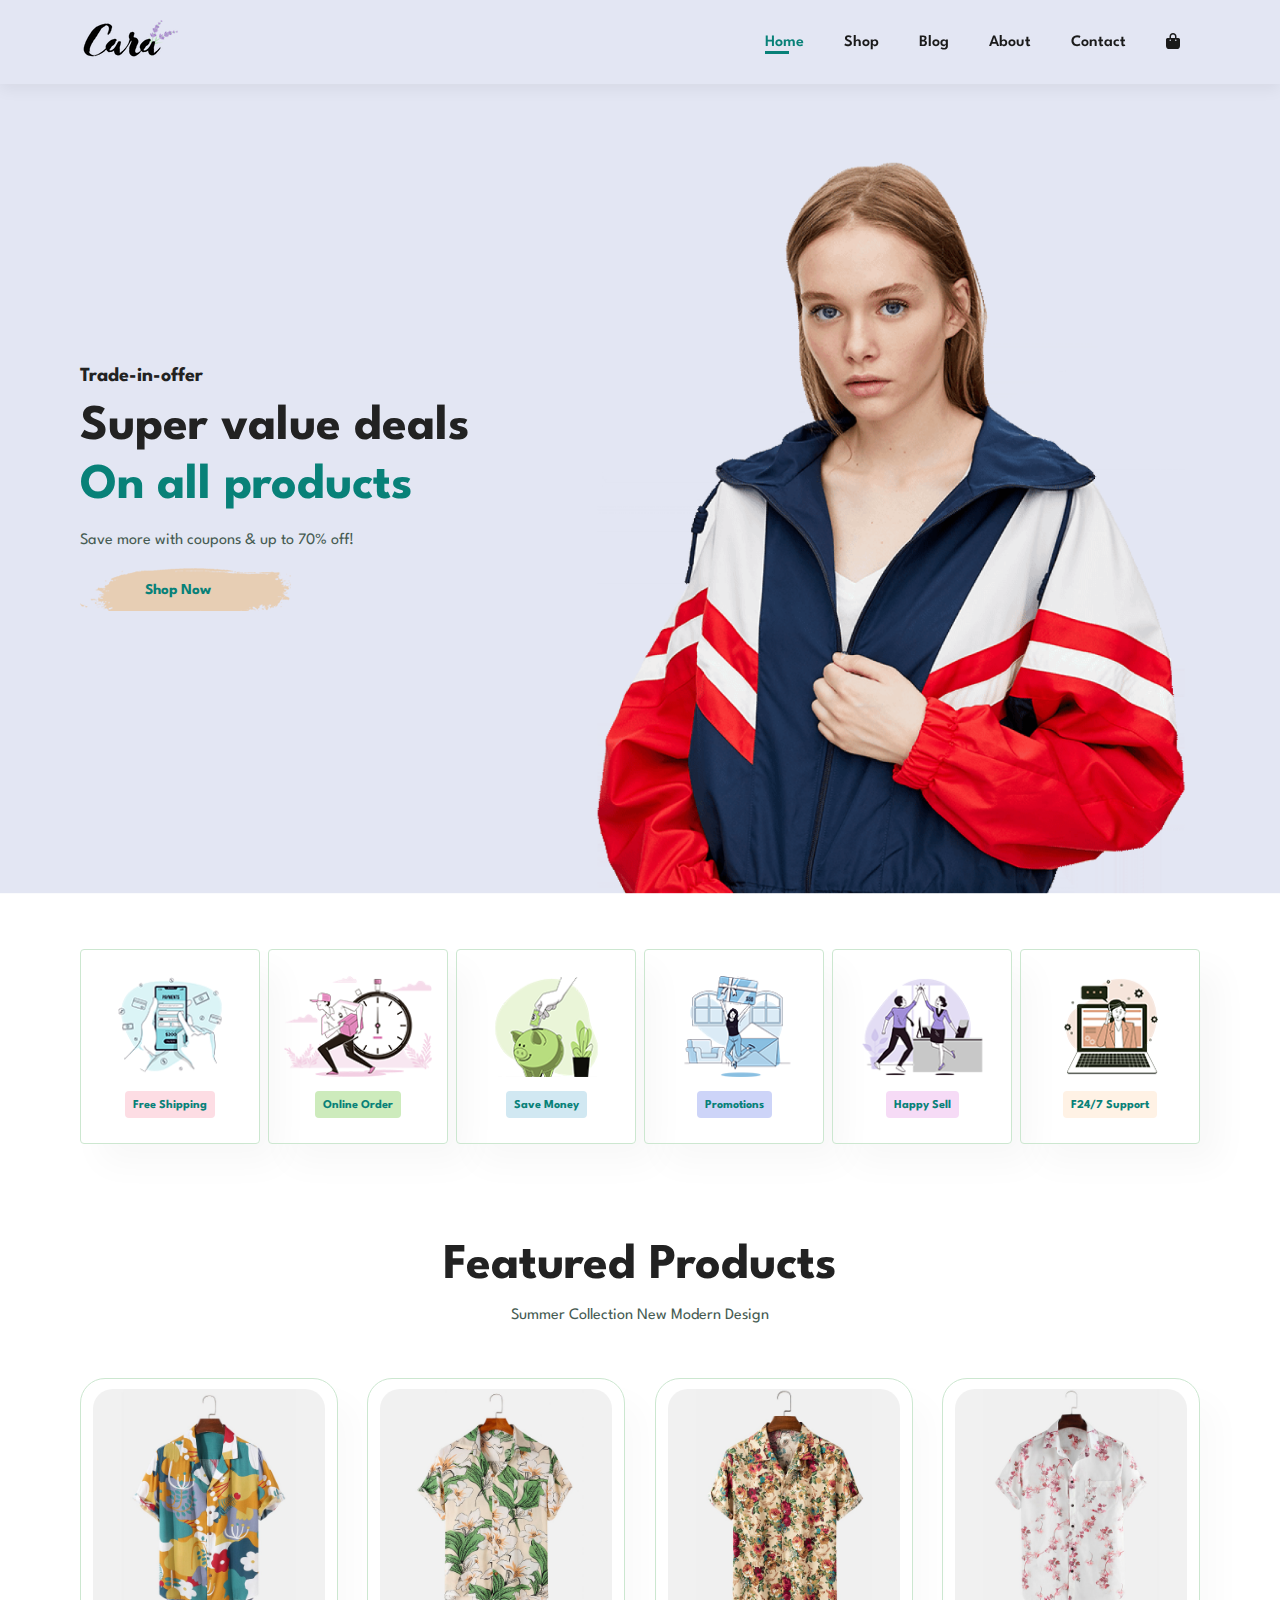
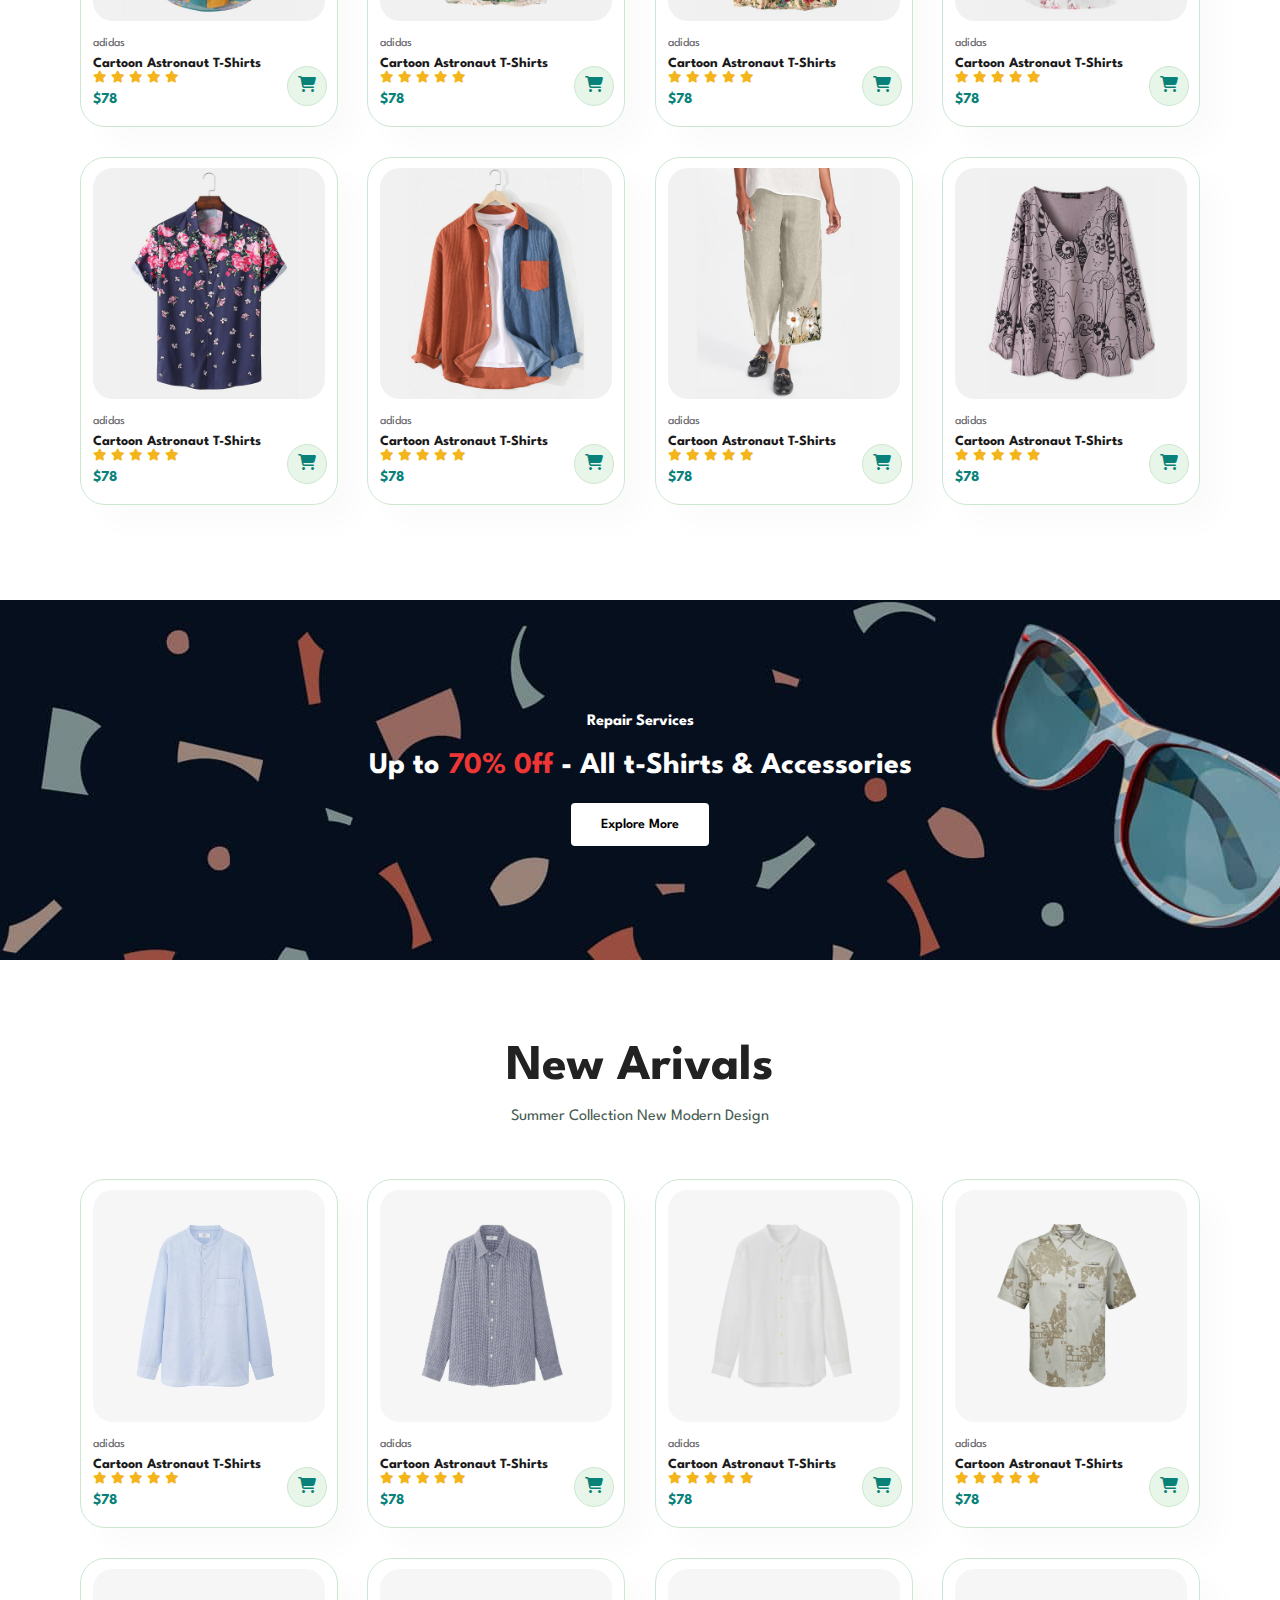
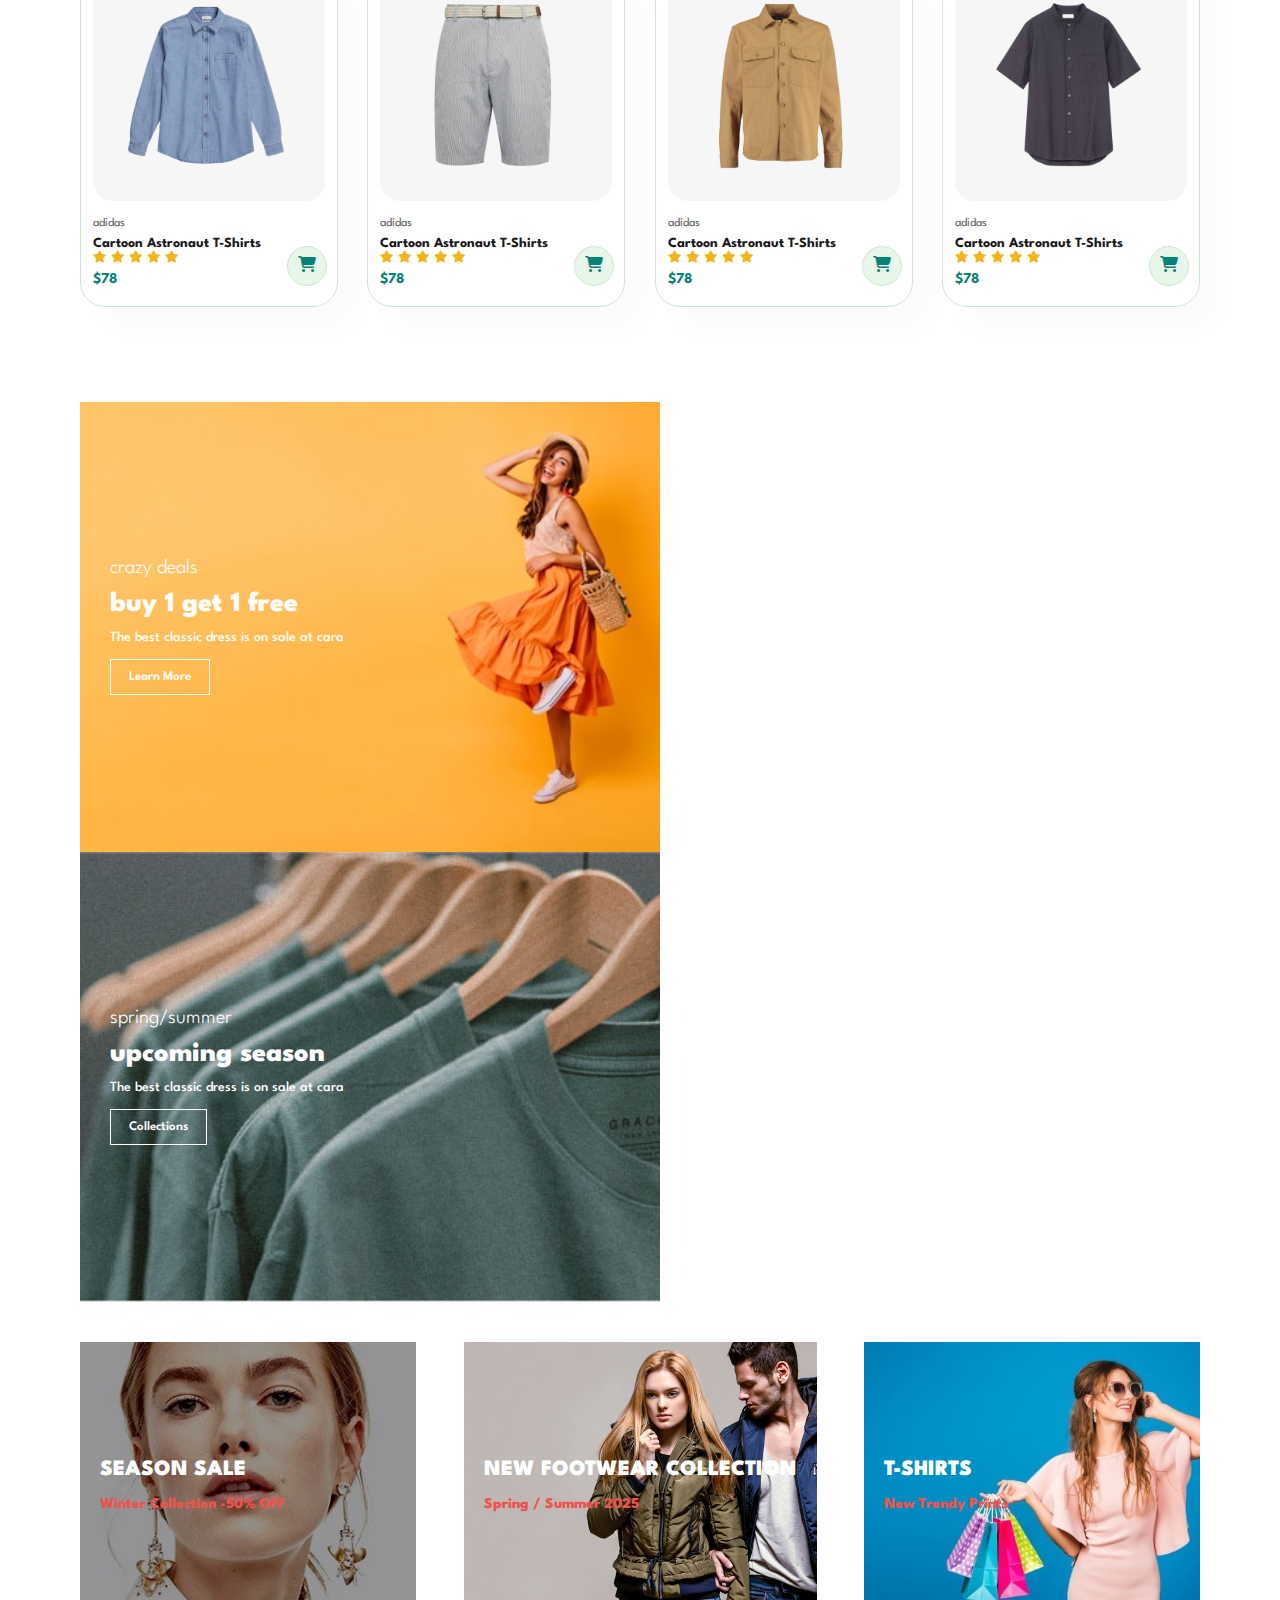
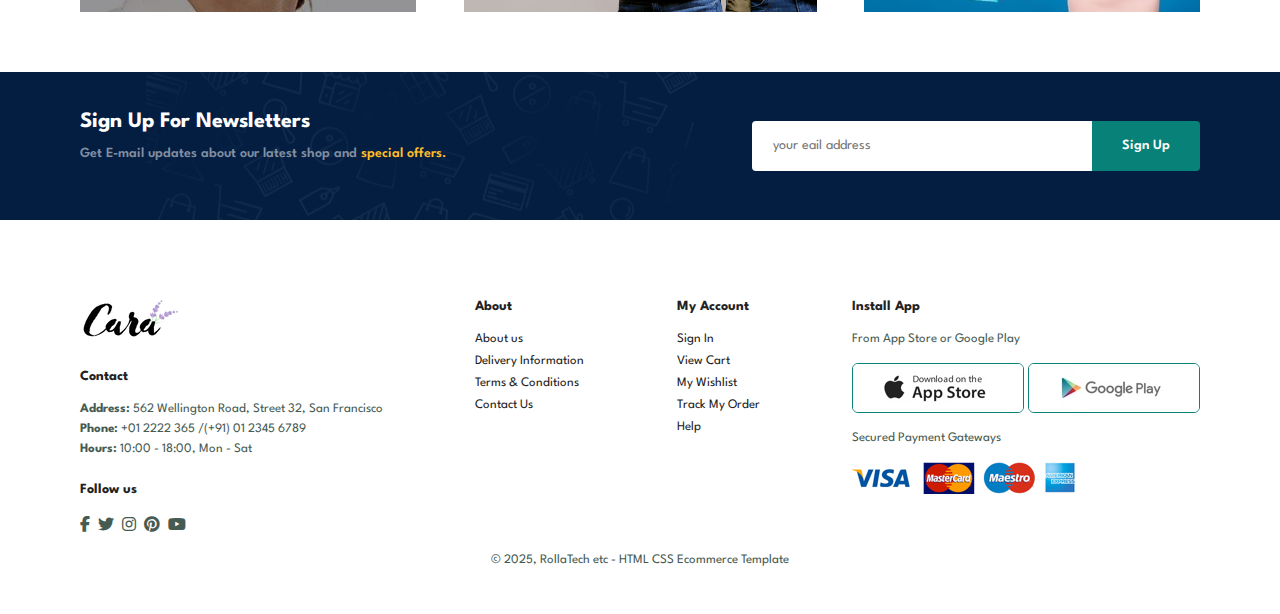
<file: index.html>
<!DOCTYPE html>
<html lang="en">
<head>
    <meta charset="UTF-8">
    <meta name="viewport" content="width=device-width, initial-scale=1.0">
    <meta name="theme-color" content="#333333">
    <title>eCommerce wensite</title>
    <link rel="stylesheet" href="style.css">
    <link rel="icon" href="img/logo.png">
    <link rel="stylesheet" href="https://cdnjs.cloudflare.com/ajax/libs/font-awesome/6.7.0/css/all.min.css"/>
</head>
<body>
    
    <section id="header">
        <a href="#"><img src="img/logo.png" class="logo" alt=""></a>

        <div>
            <ul id="navbar">
                <li><a href="index.html" class="active">Home</a></li>
                <li><a href="shop.html">Shop</a></li>
                <li><a href="blog.html">Blog</a></li>
                <li><a href="about.html">About</a></li>
                <li><a href="contact.html">Contact</a></li>
                <li><a href="cart.html"><i class="fa fa-shopping-bag"></i></a></li>
            </ul>
        </div>
        <div id="mobile">
            <a href="cart.html"><i class="fa fa-shopping-bag"></i></a>
            <i id="bar" class="fas fa-outdent"></i>
        </div>
    </section>

    <section id="hero">
        <h4>Trade-in-offer</h4>
        <h2>Super value deals</h2>
        <h1>On all products</h1>
        <p>Save more with coupons & up to 70% off!</p>
        <button>Shop Now</button>
    </section>

    <section id="feature" class="section-p1">
        <div class="fe-box">
            <img src="img/features/f1.png" alt="">
            <h6>Free Shipping</h6>
        </div>

        <div class="fe-box">
            <img src="img/features/f2.png" alt="">
            <h6>Online Order</h6>
        </div>

        <div class="fe-box">
            <img src="img/features/f3.png" alt="">
            <h6>Save Money</h6>
        </div>

        <div class="fe-box">
            <img src="img/features/f4.png" alt="">
            <h6>Promotions</h6>
        </div>

        <div class="fe-box">
            <img src="img/features/f5.png" alt="">
            <h6>Happy Sell</h6>
        </div>

        <div class="fe-box">
            <img src="img/features/f6.png" alt="">
            <h6>F24/7 Support</h6>
        </div>
    </section>

    <section id="product1" class="section-p1">
        <h2>Featured Products</h2>
        <p>Summer Collection New Modern Design</p>
        <div class="pro-container">
            <div class="pro">
                <img src="img/products/f1.jpg" alt="">
                <div class="des">
                    <span>adidas</span>
                    <h5>Cartoon Astronaut T-Shirts</h5>
                    <div class="star">
                        <i class="fa fa-star"></i>
                        <i class="fa fa-star"></i>
                        <i class="fa fa-star"></i>
                        <i class="fa fa-star"></i>
                        <i class="fa fa-star"></i>
                    </div>
                    <h4>$78</h4>
                </div>

                <a href="#" class="cart"><i class="fa-solid fa-cart-shopping"></i></i></a>
            </div>

            <div class="pro">
                <img src="img/products/f2.jpg" alt="">
                <div class="des">
                    <span>adidas</span>
                    <h5>Cartoon Astronaut T-Shirts</h5>
                    <div class="star">
                        <i class="fa fa-star"></i>
                        <i class="fa fa-star"></i>
                        <i class="fa fa-star"></i>
                        <i class="fa fa-star"></i>
                        <i class="fa fa-star"></i>
                    </div>
                    <h4>$78</h4>
                </div>

                <a href="#" class="cart"><i class="fa-solid fa-cart-shopping"></i></i></a>
            </div>

            <div class="pro">
                <img src="img/products/f3.jpg" alt="">
                <div class="des">
                    <span>adidas</span>
                    <h5>Cartoon Astronaut T-Shirts</h5>
                    <div class="star">
                        <i class="fa fa-star"></i>
                        <i class="fa fa-star"></i>
                        <i class="fa fa-star"></i>
                        <i class="fa fa-star"></i>
                        <i class="fa fa-star"></i>
                    </div>
                    <h4>$78</h4>
                </div>

                <a href="#" class="cart"><i class="fa-solid fa-cart-shopping"></i></i></a>
            </div>

            <div class="pro">
                <img src="img/products/f4.jpg" alt="">
                <div class="des">
                    <span>adidas</span>
                    <h5>Cartoon Astronaut T-Shirts</h5>
                    <div class="star">
                        <i class="fa fa-star"></i>
                        <i class="fa fa-star"></i>
                        <i class="fa fa-star"></i>
                        <i class="fa fa-star"></i>
                        <i class="fa fa-star"></i>
                    </div>
                    <h4>$78</h4>
                </div>

                <a href="#" class="cart"><i class="fa-solid fa-cart-shopping"></i></i></a>
            </div>

            <div class="pro">
                <img src="img/products/f5.jpg" alt="">
                <div class="des">
                    <span>adidas</span>
                    <h5>Cartoon Astronaut T-Shirts</h5>
                    <div class="star">
                        <i class="fa fa-star"></i>
                        <i class="fa fa-star"></i>
                        <i class="fa fa-star"></i>
                        <i class="fa fa-star"></i>
                        <i class="fa fa-star"></i>
                    </div>
                    <h4>$78</h4>
                </div>

                <a href="#" class="cart"><i class="fa-solid fa-cart-shopping"></i></i></a>
            </div>

            <div class="pro">
                <img src="img/products/f6.jpg" alt="">
                <div class="des">
                    <span>adidas</span>
                    <h5>Cartoon Astronaut T-Shirts</h5>
                    <div class="star">
                        <i class="fa fa-star"></i>
                        <i class="fa fa-star"></i>
                        <i class="fa fa-star"></i>
                        <i class="fa fa-star"></i>
                        <i class="fa fa-star"></i>
                    </div>
                    <h4>$78</h4>
                </div>

                <a href="#" class="cart"><i class="fa-solid fa-cart-shopping"></i></i></a>
            </div>

            <div class="pro">
                <img src="img/products/f7.jpg" alt="">
                <div class="des">
                    <span>adidas</span>
                    <h5>Cartoon Astronaut T-Shirts</h5>
                    <div class="star">
                        <i class="fa fa-star"></i>
                        <i class="fa fa-star"></i>
                        <i class="fa fa-star"></i>
                        <i class="fa fa-star"></i>
                        <i class="fa fa-star"></i>
                    </div>
                    <h4>$78</h4>
                </div>

                <a href="#" class="cart"><i class="fa-solid fa-cart-shopping"></i></i></a>
            </div>

            <div class="pro">
                <img src="img/products/f8.jpg" alt="">
                <div class="des">
                    <span>adidas</span>
                    <h5>Cartoon Astronaut T-Shirts</h5>
                    <div class="star">
                        <i class="fa fa-star"></i>
                        <i class="fa fa-star"></i>
                        <i class="fa fa-star"></i>
                        <i class="fa fa-star"></i>
                        <i class="fa fa-star"></i>
                    </div>
                    <h4>$78</h4>
                </div>

                <a href="#" class="cart"><i class="fa-solid fa-cart-shopping"></i></i></a>
            </div>


        </div>
    </section>

    <section id="banner" class="section-m1">
        <h4>Repair Services</h4>
        <h2>Up to <span>70% 0ff</span> - All t-Shirts & Accessories</h2>
        <button class="normal">Explore More</button>
    </section>

    <section id="product1" class="section-p1">
        <h2>New Arivals</h2>
        <p>Summer Collection New Modern Design</p>
        <div class="pro-container">
            <div class="pro">
                <img src="img/products/n1.jpg" alt="">
                <div class="des">
                    <span>adidas</span>
                    <h5>Cartoon Astronaut T-Shirts</h5>
                    <div class="star">
                        <i class="fa fa-star"></i>
                        <i class="fa fa-star"></i>
                        <i class="fa fa-star"></i>
                        <i class="fa fa-star"></i>
                        <i class="fa fa-star"></i>
                    </div>
                    <h4>$78</h4>
                </div>

                <a href="#" class="cart"><i class="fa-solid fa-cart-shopping"></i></a>
            </div>

            <div class="pro">
                <img src="img/products/n2.jpg" alt="">
                <div class="des">
                    <span>adidas</span>
                    <h5>Cartoon Astronaut T-Shirts</h5>
                    <div class="star">
                        <i class="fa fa-star"></i>
                        <i class="fa fa-star"></i>
                        <i class="fa fa-star"></i>
                        <i class="fa fa-star"></i>
                        <i class="fa fa-star"></i>
                    </div>
                    <h4>$78</h4>
                </div>

                <a href="#" class="cart"><i class="fa-solid fa-cart-shopping"></i></a>
            </div>

            <div class="pro">
                <img src="img/products/n3.jpg" alt="">
                <div class="des">
                    <span>adidas</span>
                    <h5>Cartoon Astronaut T-Shirts</h5>
                    <div class="star">
                        <i class="fa fa-star"></i>
                        <i class="fa fa-star"></i>
                        <i class="fa fa-star"></i>
                        <i class="fa fa-star"></i>
                        <i class="fa fa-star"></i>
                    </div>
                    <h4>$78</h4>
                </div>

                <a href="#" class="cart"><i class="fa-solid fa-cart-shopping"></i></a>
            </div>

            <div class="pro">
                <img src="img/products/n4.jpg" alt="">
                <div class="des">
                    <span>adidas</span>
                    <h5>Cartoon Astronaut T-Shirts</h5>
                    <div class="star">
                        <i class="fa fa-star"></i>
                        <i class="fa fa-star"></i>
                        <i class="fa fa-star"></i>
                        <i class="fa fa-star"></i>
                        <i class="fa fa-star"></i>
                    </div>
                    <h4>$78</h4>
                </div>

                <a href="#" class="cart"><i class="fa-solid fa-cart-shopping"></i></a>
            </div>

            <div class="pro">
                <img src="img/products/n5.jpg" alt="">
                <div class="des">
                    <span>adidas</span>
                    <h5>Cartoon Astronaut T-Shirts</h5>
                    <div class="star">
                        <i class="fa fa-star"></i>
                        <i class="fa fa-star"></i>
                        <i class="fa fa-star"></i>
                        <i class="fa fa-star"></i>
                        <i class="fa fa-star"></i>
                    </div>
                    <h4>$78</h4>
                </div>

                <a href="#" class="cart"><i class="fa-solid fa-cart-shopping"></i></a>
            </div>

            <div class="pro">
                <img src="img/products/n6.jpg" alt="">
                <div class="des">
                    <span>adidas</span>
                    <h5>Cartoon Astronaut T-Shirts</h5>
                    <div class="star">
                        <i class="fa fa-star"></i>
                        <i class="fa fa-star"></i>
                        <i class="fa fa-star"></i>
                        <i class="fa fa-star"></i>
                        <i class="fa fa-star"></i>
                    </div>
                    <h4>$78</h4>
                </div>

                <a href="#" class="cart"><i class="fa-solid fa-cart-shopping"></i></a>
            </div>

            <div class="pro">
                <img src="img/products/n7.jpg" alt="">
                <div class="des">
                    <span>adidas</span>
                    <h5>Cartoon Astronaut T-Shirts</h5>
                    <div class="star">
                        <i class="fa fa-star"></i>
                        <i class="fa fa-star"></i>
                        <i class="fa fa-star"></i>
                        <i class="fa fa-star"></i>
                        <i class="fa fa-star"></i>
                    </div>
                    <h4>$78</h4>
                </div>

                <a href="#" class="cart"><i class="fa-solid fa-cart-shopping"></i></a>
            </div>

            <div class="pro">
                <img src="img/products/n8.jpg" alt="">
                <div class="des">
                    <span>adidas</span>
                    <h5>Cartoon Astronaut T-Shirts</h5>
                    <div class="star">
                        <i class="fa fa-star"></i>
                        <i class="fa fa-star"></i>
                        <i class="fa fa-star"></i>
                        <i class="fa fa-star"></i>
                        <i class="fa fa-star"></i>
                    </div>
                    <h4>$78</h4>
                </div>

                <a href="#" class="cart"><i class="fa-solid fa-cart-shopping"></i></a>
            </div>


        </div>
    </section>

    <section id="sm-banner" class="section-p1">
        <div class="banner-box">
            <h4>crazy deals</h4>
            <h2>buy 1 get 1 free</h2>
            <span>The best classic dress is on sale at cara</span>
            <button class="white">Learn More</button>
        </div>

        <div class="banner-box banner-box2">
            <h4>spring/summer</h4>
            <h2>upcoming season</h2>
            <span>The best classic dress is on sale at cara</span>
            <button class="white">Collections</button>
        </div>
    </section>

    <section id="banner3">
        <div class="banner-box">
            <h2>SEASON SALE</h2>
            <h3>Winter Collection -50% OFF</h3>
        </div>

        <div class="banner-box banner-box2">
            <h2>NEW FOOTWEAR COLLECTION</h2>
            <h3>Spring / Summer 2025</h3>
        </div>

        <div class="banner-box banner-box3">
            <h2>T-SHIRTS</h2>
            <h3>New Trendy Prints</h3>
        </div>
    </section>

    <section id="newsletter" class="section-p1 section-m1">
        <div class="newstext">
            <h4>Sign Up For Newsletters</h4>
            <p>Get E-mail updates about our latest shop and <span>special offers.</span></p>
        </div>

        <div class="form">
            <input type="text" placeholder="your eail address">
            <button class="normal">Sign Up</button>
        </div>
    </section>

    <footer class="section-p1">
        <div class="col">
            <img class="logo" src="img/logo.png" alt="">
            <h4>Contact</h4>
            <p> <strong>Address:</strong> 562 Wellington Road, Street 32, San Francisco</p>
            <p><strong>Phone:</strong> +01 2222 365 /(+91) 01 2345 6789</p>
            <p><strong>Hours:</strong> 10:00 - 18:00, Mon - Sat</p>
            <div class="follow">
                <h4>Follow us</h4>
                <div class="icon">
                    <i class="fa-brands fa-facebook-f"></i>
                    <i class="fa-brands fa-twitter"></i>
                    <i class="fa-brands fa-instagram"></i>
                    <i class="fa-brands fa-pinterest"></i>
                    <i class="fa-brands fa-youtube"></i>
                </div>
            </div>
        </div>

        <div class="col">
            <h4>About</h4>
            <a href="#">About us</a>
            <a href="#">Delivery Information</a>
            <a href="#">Terms & Conditions</a>
            <a href="#">Contact Us</a>
        </div>

        <div class="col">
            <h4>My Account</h4>
            <a href="#">Sign In</a>
            <a href="#">View Cart</a>
            <a href="#">My Wishlist</a>
            <a href="#">Track My Order</a>
            <a href="#">Help</a>
        </div>

        <div class="col install">
            <h4>Install App</h4>
            <p>From App Store or Google Play</p>
            <div class="row">
                <img src="img/pay/app.jpg" alt="">
                <img src="img/pay/play.jpg" alt="">
            </div>
            <p>Secured Payment Gateways</p>
            <img src="img/pay/pay.png" alt="">
        </div>

        <div class="copyright">
            <p>&copy; 2025, RollaTech etc - HTML CSS Ecommerce Template</p>
        </div>
    </footer>

    <script src="script.js"></script>
</body>
</html>
</file>
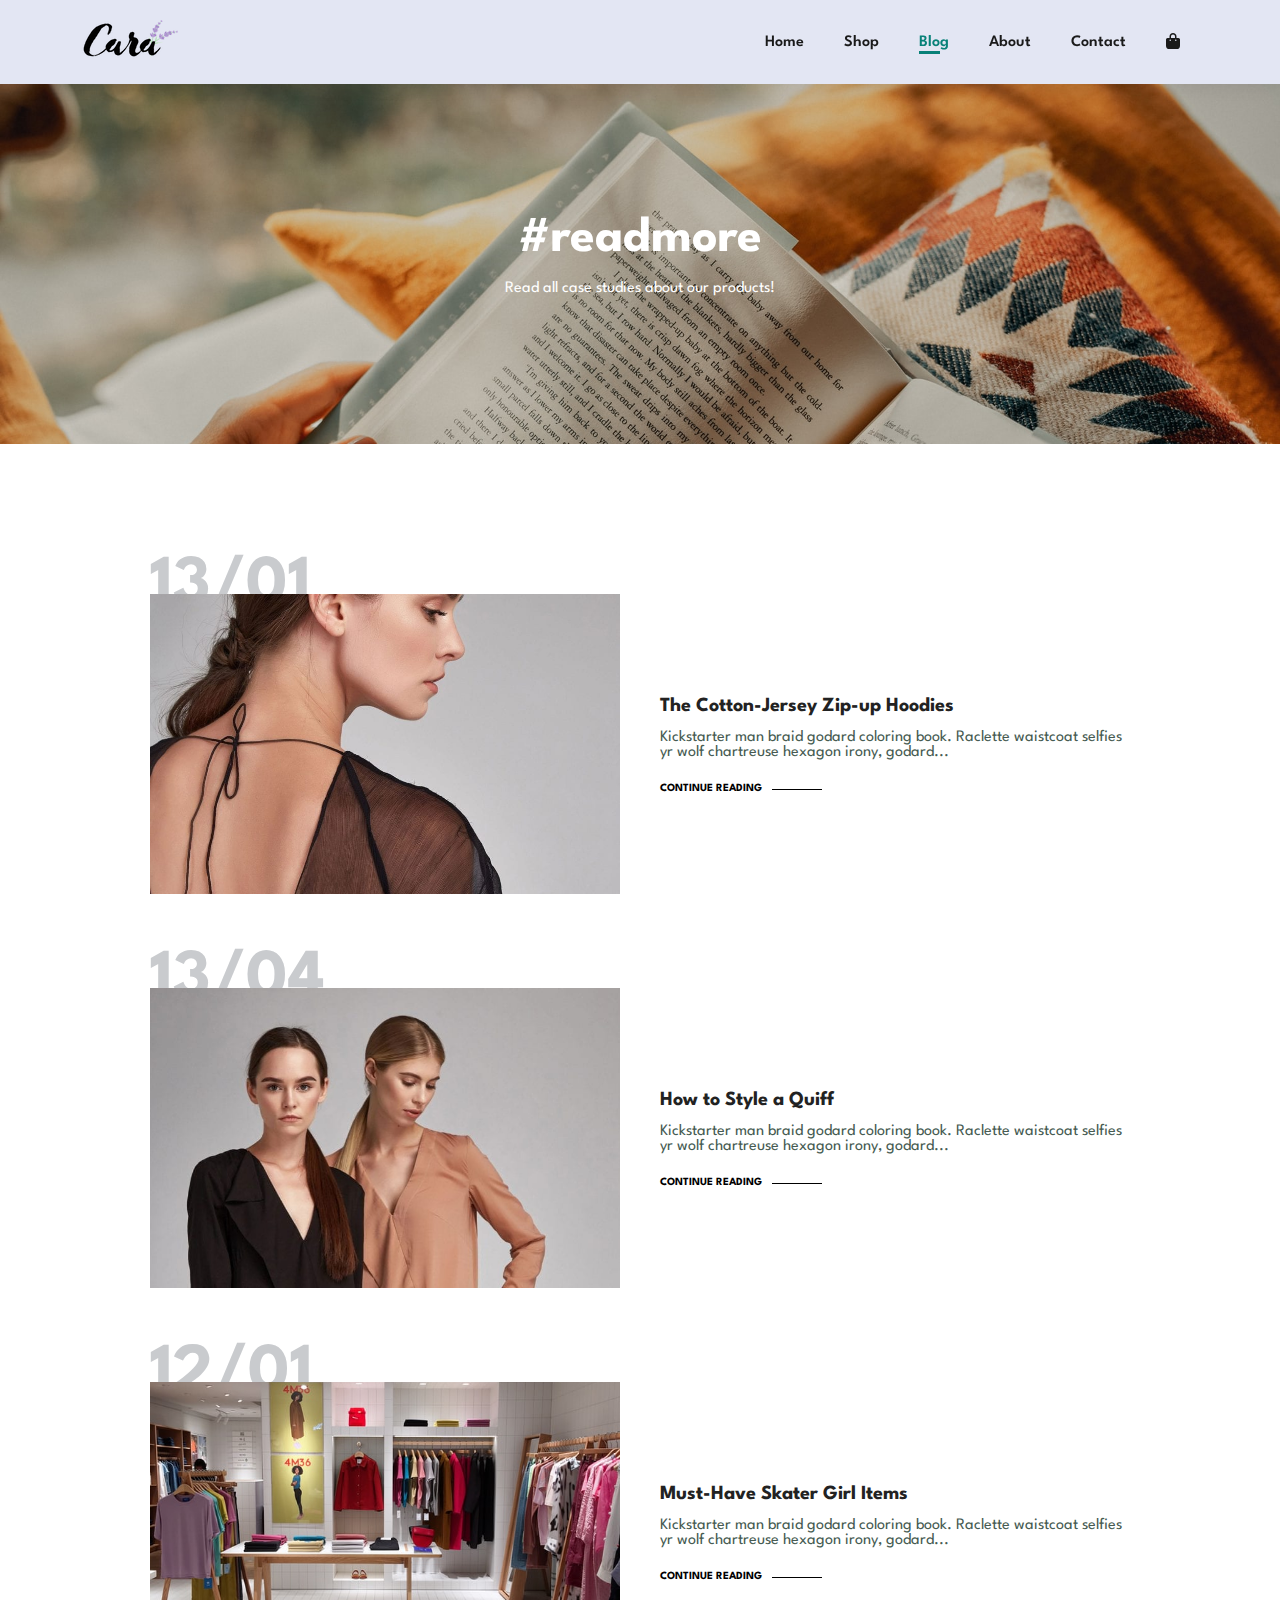
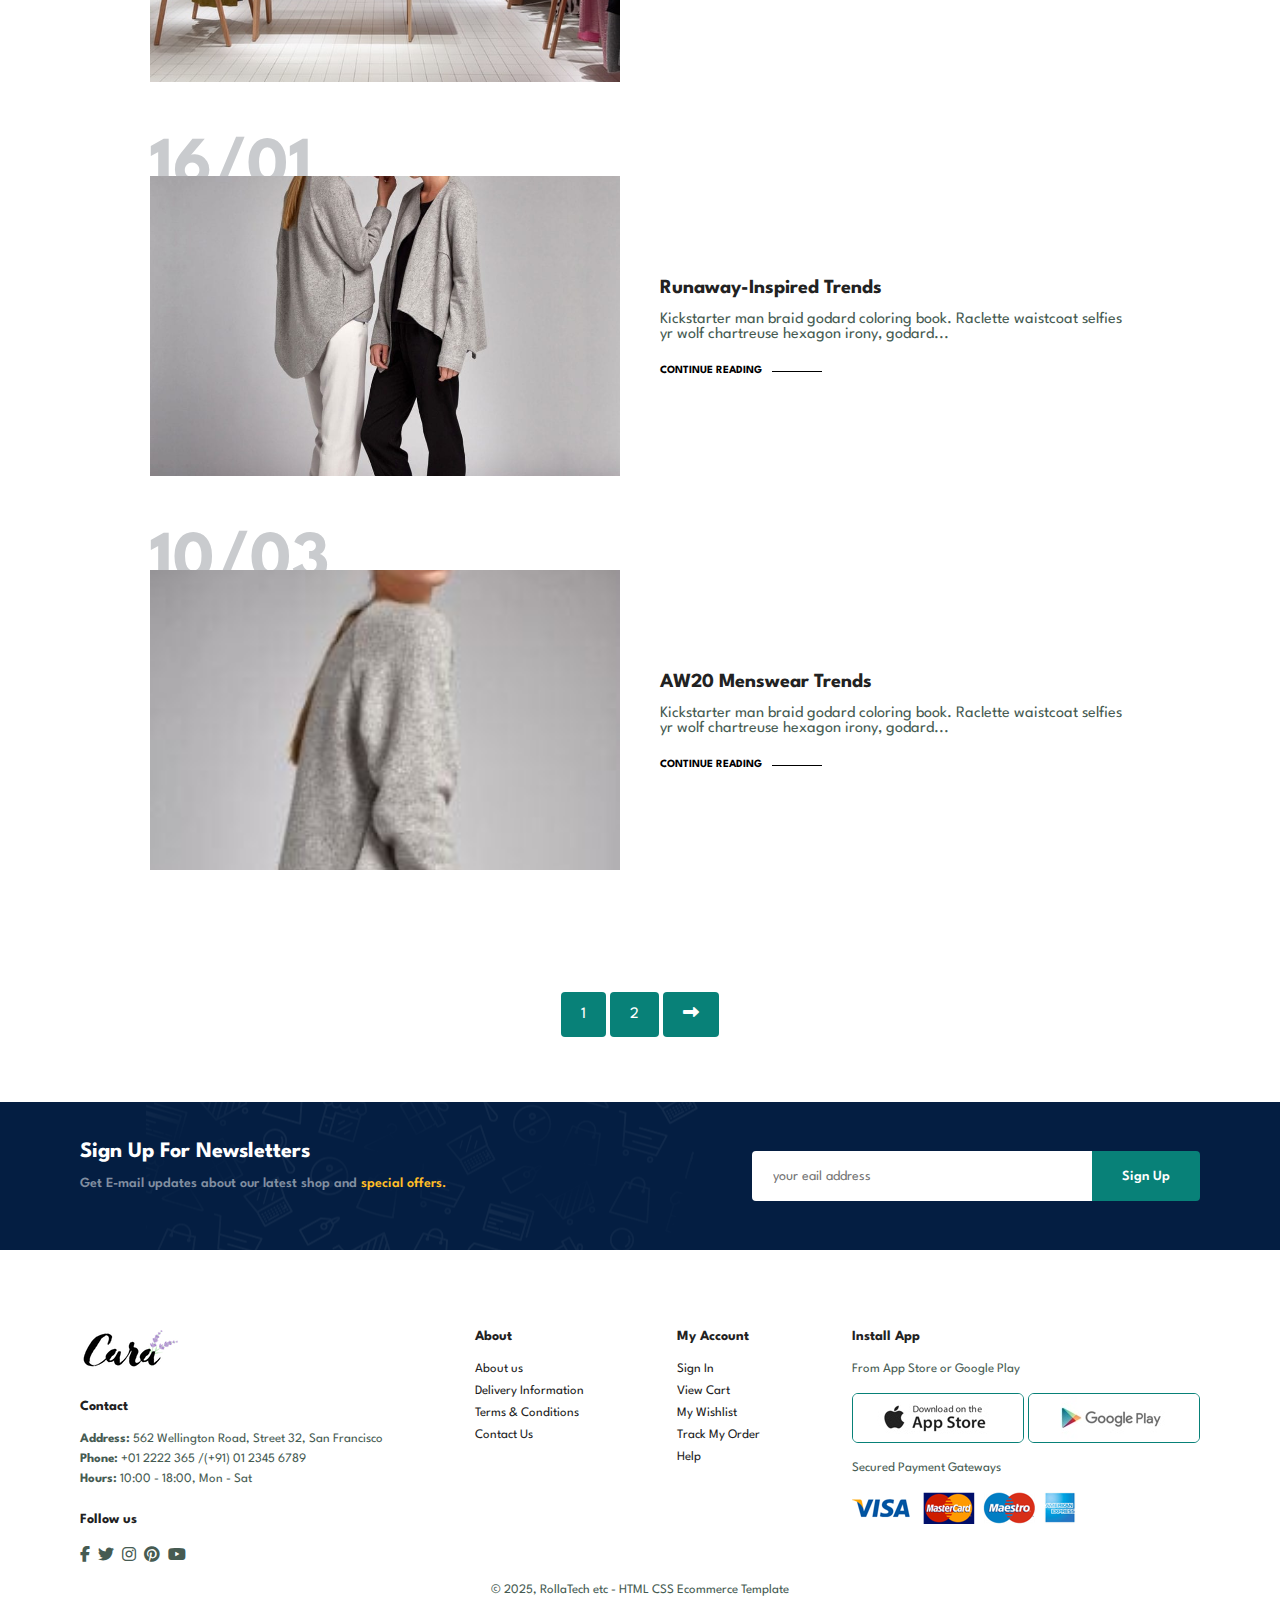
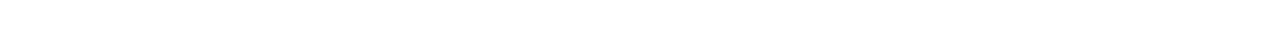
<file: blog.html>
<!DOCTYPE html>
<html lang="en">
  <head>
    <meta charset="UTF-8" />
    <meta name="viewport" content="width=device-width, initial-scale=1.0" />
    <meta name="theme-color" content="#333" />
    <title>eCommerce wensite</title>
    <link rel="stylesheet" href="style.css" />
    <link rel="icon" href="img/logo.png" />
    <link
      rel="stylesheet"
      href="https://cdnjs.cloudflare.com/ajax/libs/font-awesome/6.7.0/css/all.min.css"
    />
  </head>
  <body>
    <section id="header">
      <a href="#"><img src="img/logo.png" class="logo" alt="" /></a>

      <div>
        <ul id="navbar">
          <li><a href="index.html">Home</a></li>
          <li><a href="shop.html">Shop</a></li>
          <li><a href="blog.html" class="active">Blog</a></li>
          <li><a href="about.html">About</a></li>
          <li><a href="contact.html">Contact</a></li>
          <li id="lg-bag">
            <a href="cart.html"><i class="fa fa-shopping-bag"></i></a>
          </li>
          <a href="#" id="close"><i class="fa-solid fa-xmark"></i></a>
        </ul>
      </div>
      <div id="mobile">
        <a href="cart.html"><i class="fa fa-shopping-bag"></i></a>
        <i id="bar" class="fas fa-outdent"></i>
      </div>
    </section>

    <section id="page-header" class="blog-header">
      <h2>#readmore</h2>
      <p>Read all case studies about our products!</p>
    </section>

    <section id="blog">
      <div class="blog-box">
        <div class="blog-img">
          <img src="img/blog/b1.jpg" alt="" />
        </div>

        <div class="blog-details">
          <h4>The Cotton-Jersey Zip-up Hoodies</h4>
          <p>
            Kickstarter man braid godard coloring book. Raclette waistcoat
            selfies yr wolf chartreuse hexagon irony, godard...
          </p>
          <a href="#">CONTINUE READING</a>
        </div>
        <h1>13/01</h1>
      </div>

      <div class="blog-box">
        <div class="blog-img">
          <img src="img/blog/b2.jpg" alt="" />
        </div>

        <div class="blog-details">
          <h4>How to Style a Quiff</h4>
          <p>
            Kickstarter man braid godard coloring book. Raclette waistcoat
            selfies yr wolf chartreuse hexagon irony, godard...
          </p>
          <a href="#">CONTINUE READING</a>
        </div>
        <h1>13/04</h1>
      </div>

      <div class="blog-box">
        <div class="blog-img">
          <img src="img/blog/b3.jpg" alt="" />
        </div>

        <div class="blog-details">
          <h4>Must-Have Skater Girl Items</h4>
          <p>
            Kickstarter man braid godard coloring book. Raclette waistcoat
            selfies yr wolf chartreuse hexagon irony, godard...
          </p>
          <a href="#">CONTINUE READING</a>
        </div>
        <h1>12/01</h1>
      </div>

      <div class="blog-box">
        <div class="blog-img">
          <img src="img/blog/b4.jpg" alt="" />
        </div>

        <div class="blog-details">
          <h4>Runaway-Inspired Trends</h4>
          <p>
            Kickstarter man braid godard coloring book. Raclette waistcoat
            selfies yr wolf chartreuse hexagon irony, godard...
          </p>
          <a href="#">CONTINUE READING</a>
        </div>
        <h1>16/01</h1>
      </div>

      <div class="blog-box">
        <div class="blog-img">
          <img src="img/blog/b5.jpg" alt="" />
        </div>

        <div class="blog-details">
          <h4>AW20 Menswear Trends</h4>
          <p>
            Kickstarter man braid godard coloring book. Raclette waistcoat
            selfies yr wolf chartreuse hexagon irony, godard...
          </p>
          <a href="#">CONTINUE READING</a>
        </div>
        <h1>10/03</h1>
      </div>
    </section>

    <section id="pagination" class="section-p1">
      <a href="#">1</a>
      <a href="#">2</a>
      <a href="#"><i class="fa-solid fa-long-arrow-alt-right"></i></a>
    </section>

    <section id="newsletter" class="section-p1 section-m1">
      <div class="newstext">
        <h4>Sign Up For Newsletters</h4>
        <p>
          Get E-mail updates about our latest shop and
          <span>special offers.</span>
        </p>
      </div>

      <div class="form">
        <input type="text" placeholder="your eail address" />
        <button class="normal">Sign Up</button>
      </div>
    </section>

    <footer class="section-p1">
      <div class="col">
        <img class="logo" src="img/logo.png" alt="" />
        <h4>Contact</h4>
        <p>
          <strong>Address:</strong> 562 Wellington Road, Street 32, San
          Francisco
        </p>
        <p><strong>Phone:</strong> +01 2222 365 /(+91) 01 2345 6789</p>
        <p><strong>Hours:</strong> 10:00 - 18:00, Mon - Sat</p>
        <div class="follow">
          <h4>Follow us</h4>
          <div class="icon">
            <i class="fa-brands fa-facebook-f"></i>
            <i class="fa-brands fa-twitter"></i>
            <i class="fa-brands fa-instagram"></i>
            <i class="fa-brands fa-pinterest"></i>
            <i class="fa-brands fa-youtube"></i>
          </div>
        </div>
      </div>

      <div class="col">
        <h4>About</h4>
        <a href="#">About us</a>
        <a href="#">Delivery Information</a>
        <a href="#">Terms & Conditions</a>
        <a href="#">Contact Us</a>
      </div>

      <div class="col">
        <h4>My Account</h4>
        <a href="#">Sign In</a>
        <a href="#">View Cart</a>
        <a href="#">My Wishlist</a>
        <a href="#">Track My Order</a>
        <a href="#">Help</a>
      </div>

      <div class="col install">
        <h4>Install App</h4>
        <p>From App Store or Google Play</p>
        <div class="row">
          <img src="img/pay/app.jpg" alt="" />
          <img src="img/pay/play.jpg" alt="" />
        </div>
        <p>Secured Payment Gateways</p>
        <img src="img/pay/pay.png" alt="" />
      </div>

      <div class="copyright">
        <p>&copy; 2025, RollaTech etc - HTML CSS Ecommerce Template</p>
      </div>
    </footer>

    <script src="script.js"></script>
  </body>
</html>
</file>
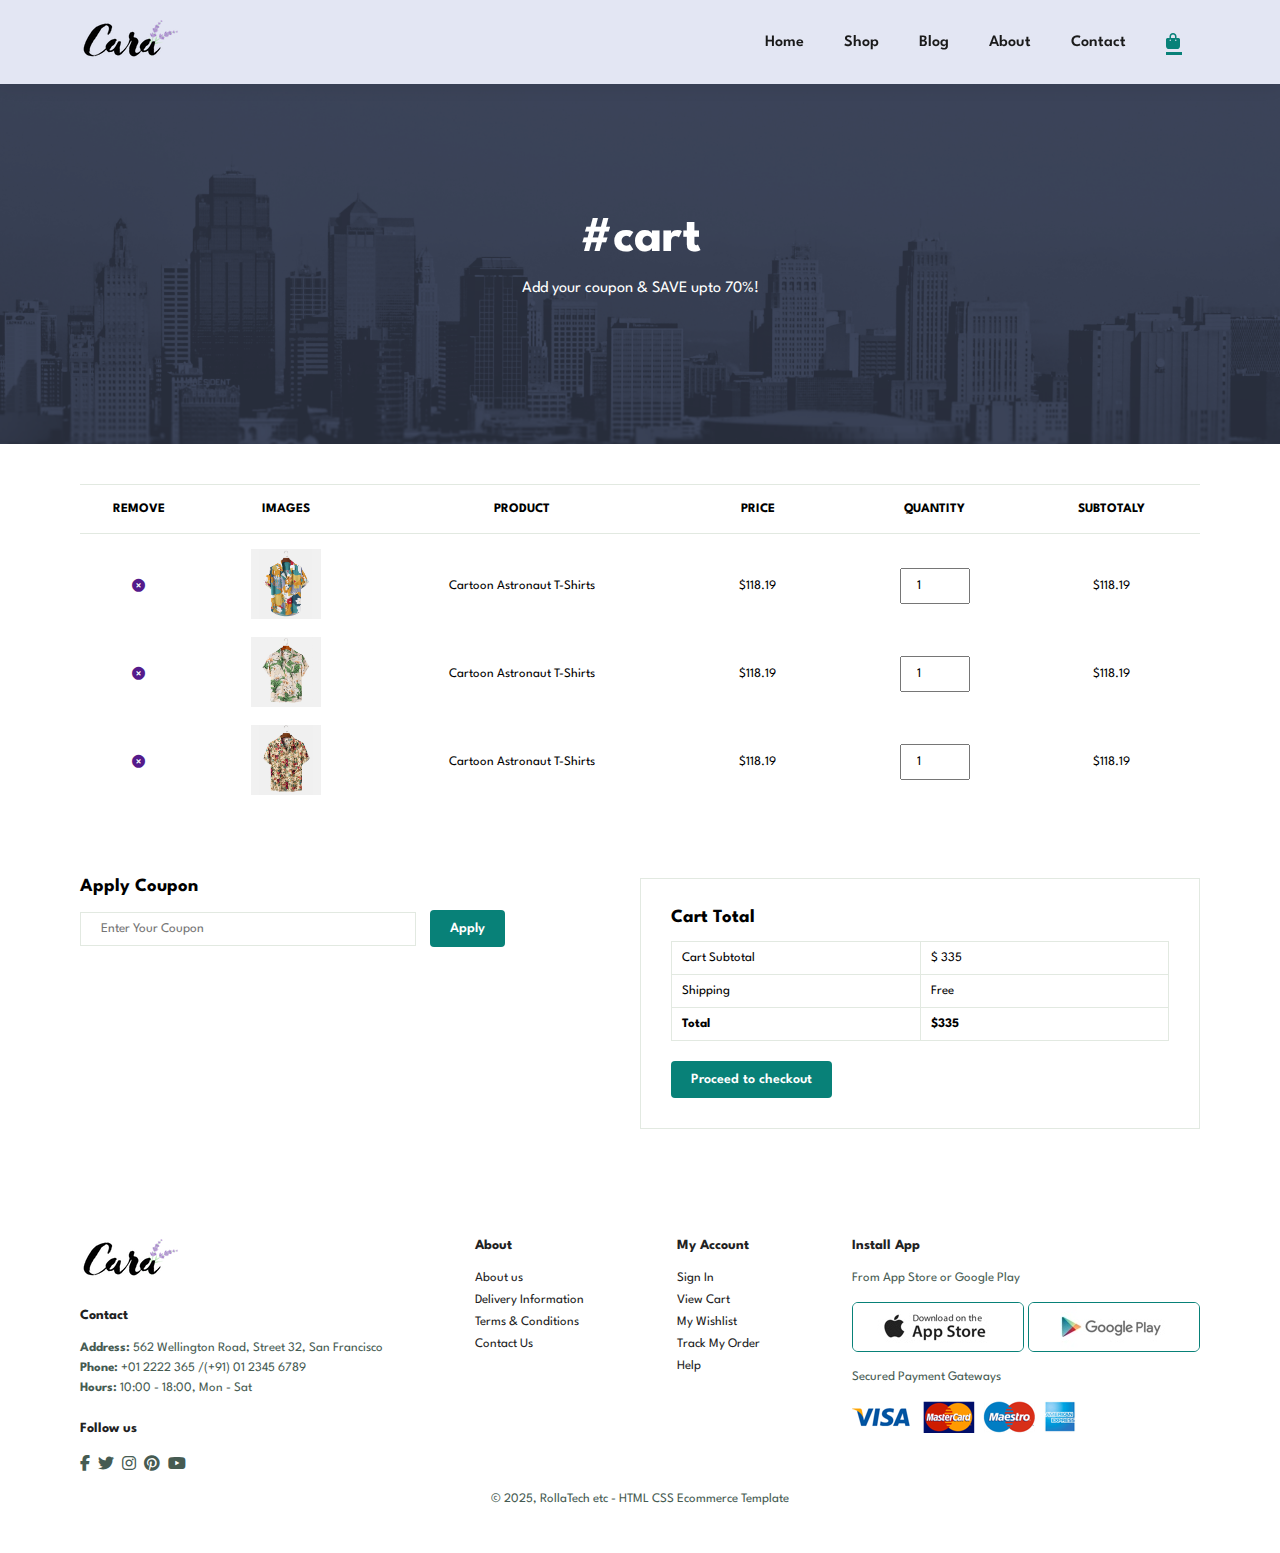
<file: cart.html>
<!DOCTYPE html>
<html lang="en">
  <head>
    <meta charset="UTF-8" />
    <meta name="viewport" content="width=device-width, initial-scale=1.0" />
    <meta name="theme-color" content="#333" />
    <title>eCommerce wensite</title>
    <link rel="stylesheet" href="style.css" />
    <link rel="icon" href="img/logo.png" />
    <link
      rel="stylesheet"
      href="https://cdnjs.cloudflare.com/ajax/libs/font-awesome/6.7.0/css/all.min.css"
    />
  </head>
  <body>
    <section id="header">
      <a href="#"><img src="img/logo.png" class="logo" alt="" /></a>

      <div>
        <ul id="navbar">
          <li><a href="index.html">Home</a></li>
          <li><a href="shop.html">Shop</a></li>
          <li><a href="blog.html">Blog</a></li>
          <li><a href="about.html">About</a></li>
          <li><a href="contact.html">Contact</a></li>
          <li id="lg-bag">
            <a href="cart.html" class="active"><i class="fa fa-shopping-bag"></i></a>
          </li>
          <a href="#" id="close"><i class="fa-solid fa-xmark"></i></a>
        </ul>
      </div>
      <div id="mobile">
        <a href="cart.html"><i class="fa fa-shopping-bag"></i></a>
        <i id="bar" class="fas fa-outdent"></i>
      </div>
    </section>

    <section id="page-header" class="about-header">
      <h2>#cart</h2>
      <p>Add your coupon & SAVE upto 70%!</p>
    </section>

    <section id="cart" class="section-p1">
        <table width="100%">
            <thead>
                <tr>
                    <td>Remove</td>
                    <td>Images</td>
                    <td>Product</td>
                    <td>Price</td>
                    <td>Quantity</td>
                    <td>Subtotaly</td>
                </tr>
            </thead>

            <tbody>
                <tr>
                    <td><a href=""><i class="fa-solid fa-times-circle"></i></a></td>
                    <td><img src="img/products/f1.jpg" alt=""></td>
                    <td>Cartoon Astronaut T-Shirts</td>
                    <td>$118.19</td>
                    <td>
                        <input type="number" value="1">
                        <td>$118.19</td>
                    </td>
                </tr>

                <tr>
                    <td><a href=""><i class="fa-solid fa-times-circle"></i></a></td>
                    <td><img src="img/products/f2.jpg" alt=""></td>
                    <td>Cartoon Astronaut T-Shirts</td>
                    <td>$118.19</td>
                    <td>
                        <input type="number" value="1">
                        <td>$118.19</td>
                    </td>
                </tr>

                <tr>
                    <td><a href=""><i class="fa-solid fa-times-circle"></i></a></td>
                    <td><img src="img/products/f3.jpg" alt=""></td>
                    <td>Cartoon Astronaut T-Shirts</td>
                    <td>$118.19</td>
                    <td>
                        <input type="number" value="1">
                        <td>$118.19</td>
                    </td>
                </tr>
            </tbody>
        </table>
    </section>

    <section id="cart-add" class="section-p1">
        <div id="coupon">
            <h3>Apply Coupon</h3>
            <div>
                <input type="text" placeholder="Enter Your Coupon">
                <button class="normal">Apply</button>
            </div>
        </div>

        <div id="subtotal">
            <h3>Cart Total</h3>
            <table>
                <tr>
                    <td>Cart Subtotal</td>
                    <td>$ 335</td>
                </tr>

                <tr>
                    <td>Shipping</td>
                    <td>Free</td>
                </tr>
                <tr>
                    <td><strong>Total</strong></td>
                    <td><strong>$335</strong></td>
                </tr>
            </table>
            <button class="normal">Proceed to checkout</button>
        </div>
    </section>

    <footer class="section-p1">
      <div class="col">
        <img class="logo" src="img/logo.png" alt="" />
        <h4>Contact</h4>
        <p>
          <strong>Address:</strong> 562 Wellington Road, Street 32, San
          Francisco
        </p>
        <p><strong>Phone:</strong> +01 2222 365 /(+91) 01 2345 6789</p>
        <p><strong>Hours:</strong> 10:00 - 18:00, Mon - Sat</p>
        <div class="follow">
          <h4>Follow us</h4>
          <div class="icon">
            <i class="fa-brands fa-facebook-f"></i>
            <i class="fa-brands fa-twitter"></i>
            <i class="fa-brands fa-instagram"></i>
            <i class="fa-brands fa-pinterest"></i>
            <i class="fa-brands fa-youtube"></i>
          </div>
        </div>
      </div>

      <div class="col">
        <h4>About</h4>
        <a href="#">About us</a>
        <a href="#">Delivery Information</a>
        <a href="#">Terms & Conditions</a>
        <a href="#">Contact Us</a>
      </div>

      <div class="col">
        <h4>My Account</h4>
        <a href="#">Sign In</a>
        <a href="#">View Cart</a>
        <a href="#">My Wishlist</a>
        <a href="#">Track My Order</a>
        <a href="#">Help</a>
      </div>

      <div class="col install">
        <h4>Install App</h4>
        <p>From App Store or Google Play</p>
        <div class="row">
          <img src="img/pay/app.jpg" alt="" />
          <img src="img/pay/play.jpg" alt="" />
        </div>
        <p>Secured Payment Gateways</p>
        <img src="img/pay/pay.png" alt="" />
      </div>

      <div class="copyright">
        <p>&copy; 2025, RollaTech etc - HTML CSS Ecommerce Template</p>
      </div>
    </footer>

    <script src="script.js"></script>
  </body>
</html>
</file>
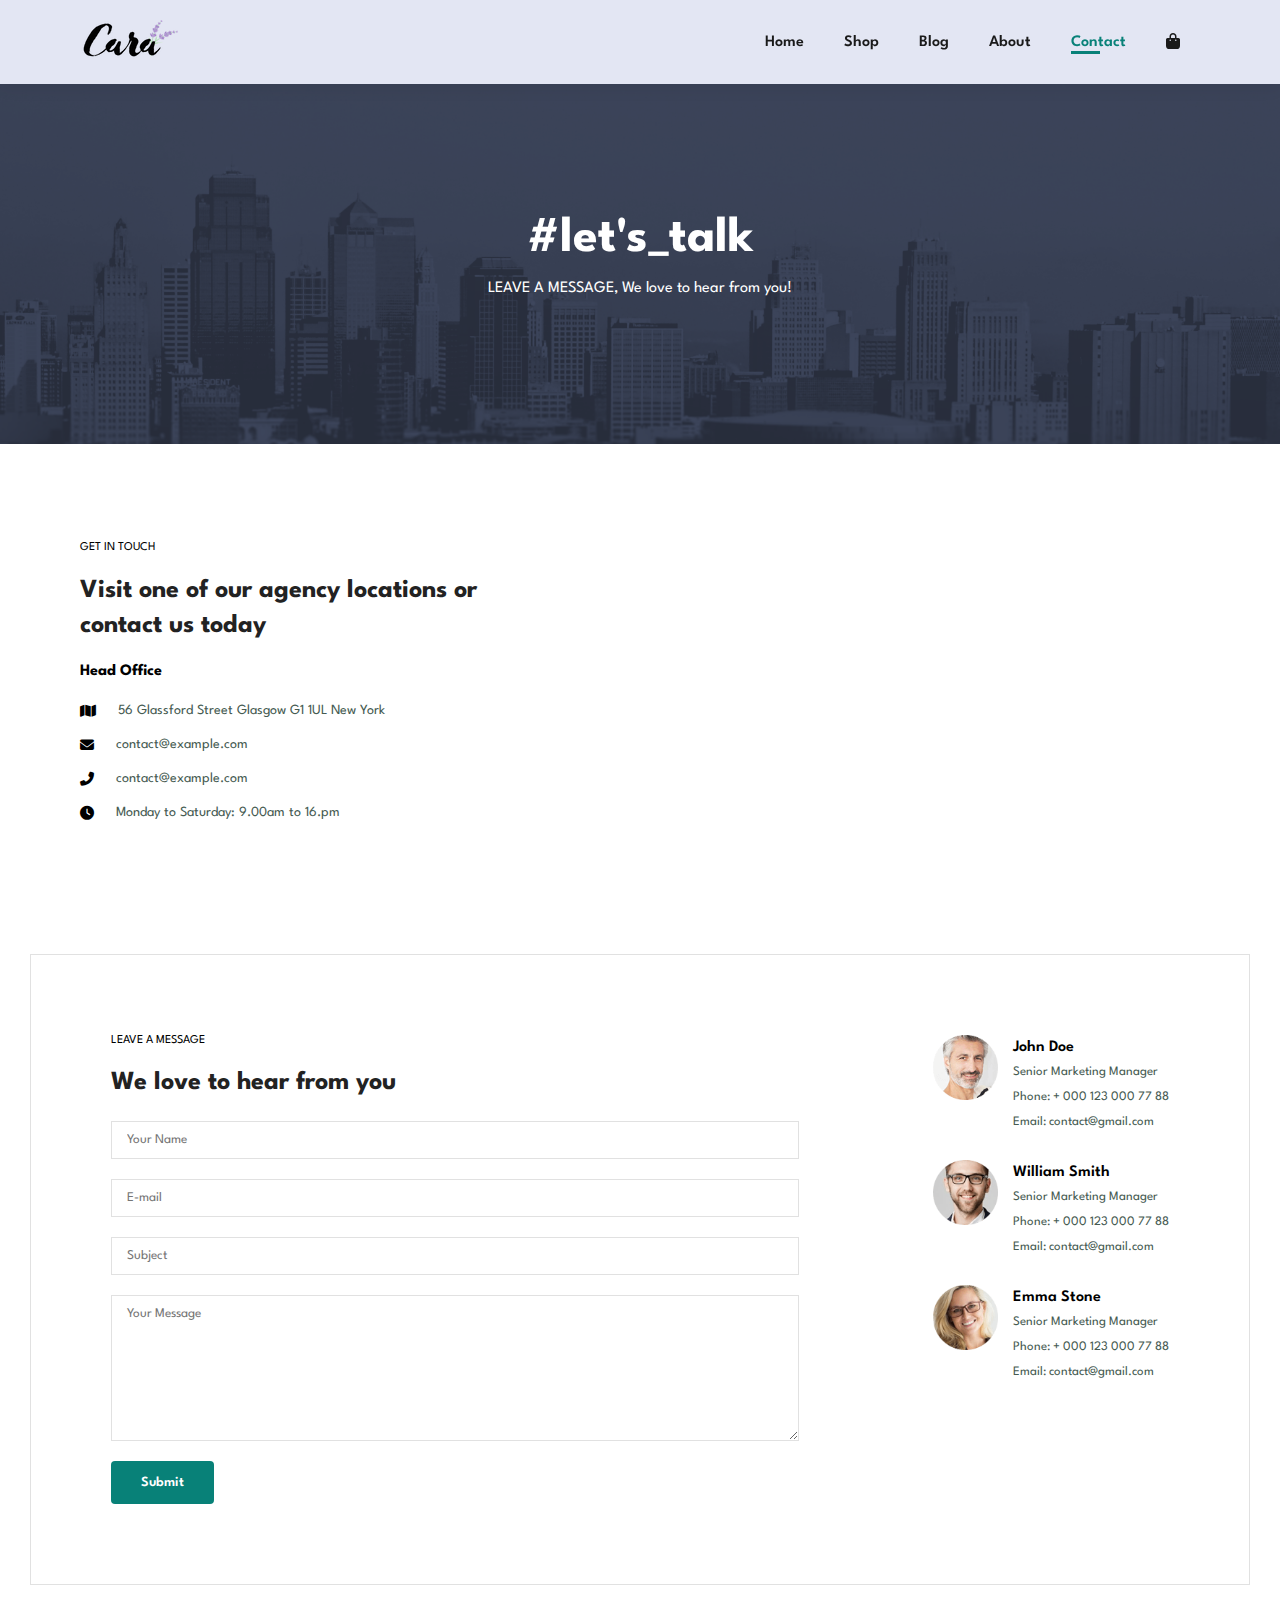
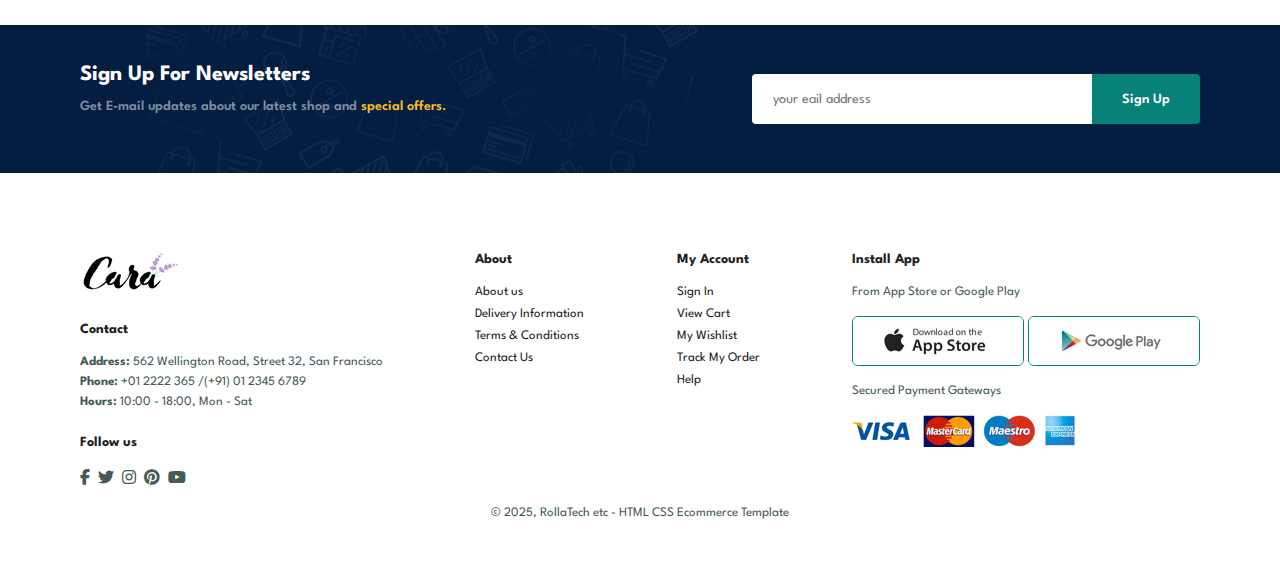
<file: contact.html>
<!DOCTYPE html>
<html lang="en">
  <head>
    <meta charset="UTF-8" />
    <meta name="viewport" content="width=device-width, initial-scale=1.0" />
    <meta name="theme-color" content="#333" />
    <title>eCommerce wensite</title>
    <link rel="stylesheet" href="style.css" />
    <link rel="icon" href="img/logo.png" />
    <link
      rel="stylesheet"
      href="https://cdnjs.cloudflare.com/ajax/libs/font-awesome/6.7.0/css/all.min.css"
    />
  </head>
  <body>
    <section id="header">
      <a href="#"><img src="img/logo.png" class="logo" alt="" /></a>

      <div>
        <ul id="navbar">
          <li><a href="index.html">Home</a></li>
          <li><a href="shop.html">Shop</a></li>
          <li><a href="blog.html">Blog</a></li>
          <li><a href="about.html">About</a></li>
          <li><a href="contact.html" class="active">Contact</a></li>
          <li id="lg-bag">
            <a href="cart.html"><i class="fa fa-shopping-bag"></i></a>
          </li>
          <a href="#" id="close"><i class="fa-solid fa-xmark"></i></a>
        </ul>
      </div>
      <div id="mobile">
        <a href="cart.html"><i class="fa fa-shopping-bag"></i></a>
        <i id="bar" class="fas fa-outdent"></i>
      </div>
    </section>

    <section id="page-header" class="about-header">
      <h2>#let's_talk</h2>
      <p>LEAVE A MESSAGE, We love to hear from you!</p>
    </section>

    <section id="contact-details" class="section-p1">
        <div class="details">
            <span>GET IN TOUCH</span>
            <h2>Visit one of our agency locations or contact us today</h2>
            <h3>Head Office</h3>
            <div>
                <li>
                    <i class="fa-solid fa-map"></i>
                    <p>56 Glassford Street Glasgow G1 1UL New York</p>
                </li>

                <li>
                    <i class="fa-solid fa-envelope"></i>
                    <p>contact@example.com</p>
                </li>

                <li>
                    <i class="fa-solid fa-phone-alt"></i>
                    <p>contact@example.com</p>
                </li>

                <li>
                    <i class="fa-solid fa-clock"></i>
                    <p>Monday to Saturday: 9.00am to 16.pm</p>
                </li>
            </div>
        </div>

        <div class="map">
            <iframe src="https://www.google.com/maps/embed?pb=!1m18!1m12!1m3!1d3955.8454973076673!2d5.747386473678719!3d7.482307192529643!2m3!1f0!2f0!3f0!3m2!1i1024!2i768!4f13.1!3m3!1m2!1s0x104634a88357e003%3A0xa221e25abad811a0!2sAdekunle%20Ajasin%20University!5e0!3m2!1sen!2sng!4v1748599418761!5m2!1sen!2sng" width="600" height="450" style="border:0;" allowfullscreen="" loading="lazy" referrerpolicy="no-referrer-when-downgrade"></iframe>
        </div>
    </section>

    <section id="form-details">
        <form action="">
            <span>LEAVE A MESSAGE</span>
            <h2>We love to hear from you</h2>
            <input type="text" placeholder="Your Name">
            <input type="text" placeholder="E-mail">
            <input type="text" placeholder="Subject">
            <textarea name="" id="" cols="30" rows="10" placeholder="Your Message"></textarea>
            <button type="submit" class="normal">Submit</button>
        </form>

        <div class="people">
            <div>
                <img src="img/people/1.png" alt="">
                <p>
                    <span>John Doe</span>
                    Senior Marketing Manager <br>
                    Phone: + 000 123 000 77 88 <br>
                    Email: contact@gmail.com
                </p>
            </div>

            <div>
                <img src="img/people/2.png" alt="">
                <p>
                    <span>William Smith</span>
                    Senior Marketing Manager <br>
                    Phone: + 000 123 000 77 88 <br>
                    Email: contact@gmail.com
                </p>
            </div>

            <div>
                <img src="img/people/3.png" alt="">
                <p>
                    <span>Emma Stone</span>
                    Senior Marketing Manager <br>
                    Phone: + 000 123 000 77 88 <br>
                    Email: contact@gmail.com
                </p>
            </div>
        </div>
    </section>

    <section id="newsletter" class="section-p1 section-m1">
        <div class="newstext">
            <h4>Sign Up For Newsletters</h4>
            <p>Get E-mail updates about our latest shop and <span>special offers.</span></p>
        </div>

        <div class="form">
            <input type="text" placeholder="your eail address">
            <button class="normal">Sign Up</button>
        </div>
    </section>

    <footer class="section-p1">
      <div class="col">
        <img class="logo" src="img/logo.png" alt="" />
        <h4>Contact</h4>
        <p>
          <strong>Address:</strong> 562 Wellington Road, Street 32, San
          Francisco
        </p>
        <p><strong>Phone:</strong> +01 2222 365 /(+91) 01 2345 6789</p>
        <p><strong>Hours:</strong> 10:00 - 18:00, Mon - Sat</p>
        <div class="follow">
          <h4>Follow us</h4>
          <div class="icon">
            <i class="fa-brands fa-facebook-f"></i>
            <i class="fa-brands fa-twitter"></i>
            <i class="fa-brands fa-instagram"></i>
            <i class="fa-brands fa-pinterest"></i>
            <i class="fa-brands fa-youtube"></i>
          </div>
        </div>
      </div>

      <div class="col">
        <h4>About</h4>
        <a href="#">About us</a>
        <a href="#">Delivery Information</a>
        <a href="#">Terms & Conditions</a>
        <a href="#">Contact Us</a>
      </div>

      <div class="col">
        <h4>My Account</h4>
        <a href="#">Sign In</a>
        <a href="#">View Cart</a>
        <a href="#">My Wishlist</a>
        <a href="#">Track My Order</a>
        <a href="#">Help</a>
      </div>

      <div class="col install">
        <h4>Install App</h4>
        <p>From App Store or Google Play</p>
        <div class="row">
          <img src="img/pay/app.jpg" alt="" />
          <img src="img/pay/play.jpg" alt="" />
        </div>
        <p>Secured Payment Gateways</p>
        <img src="img/pay/pay.png" alt="" />
      </div>

      <div class="copyright">
        <p>&copy; 2025, RollaTech etc - HTML CSS Ecommerce Template</p>
      </div>
    </footer>

    <script src="script.js"></script>
  </body>
</html>
</file>
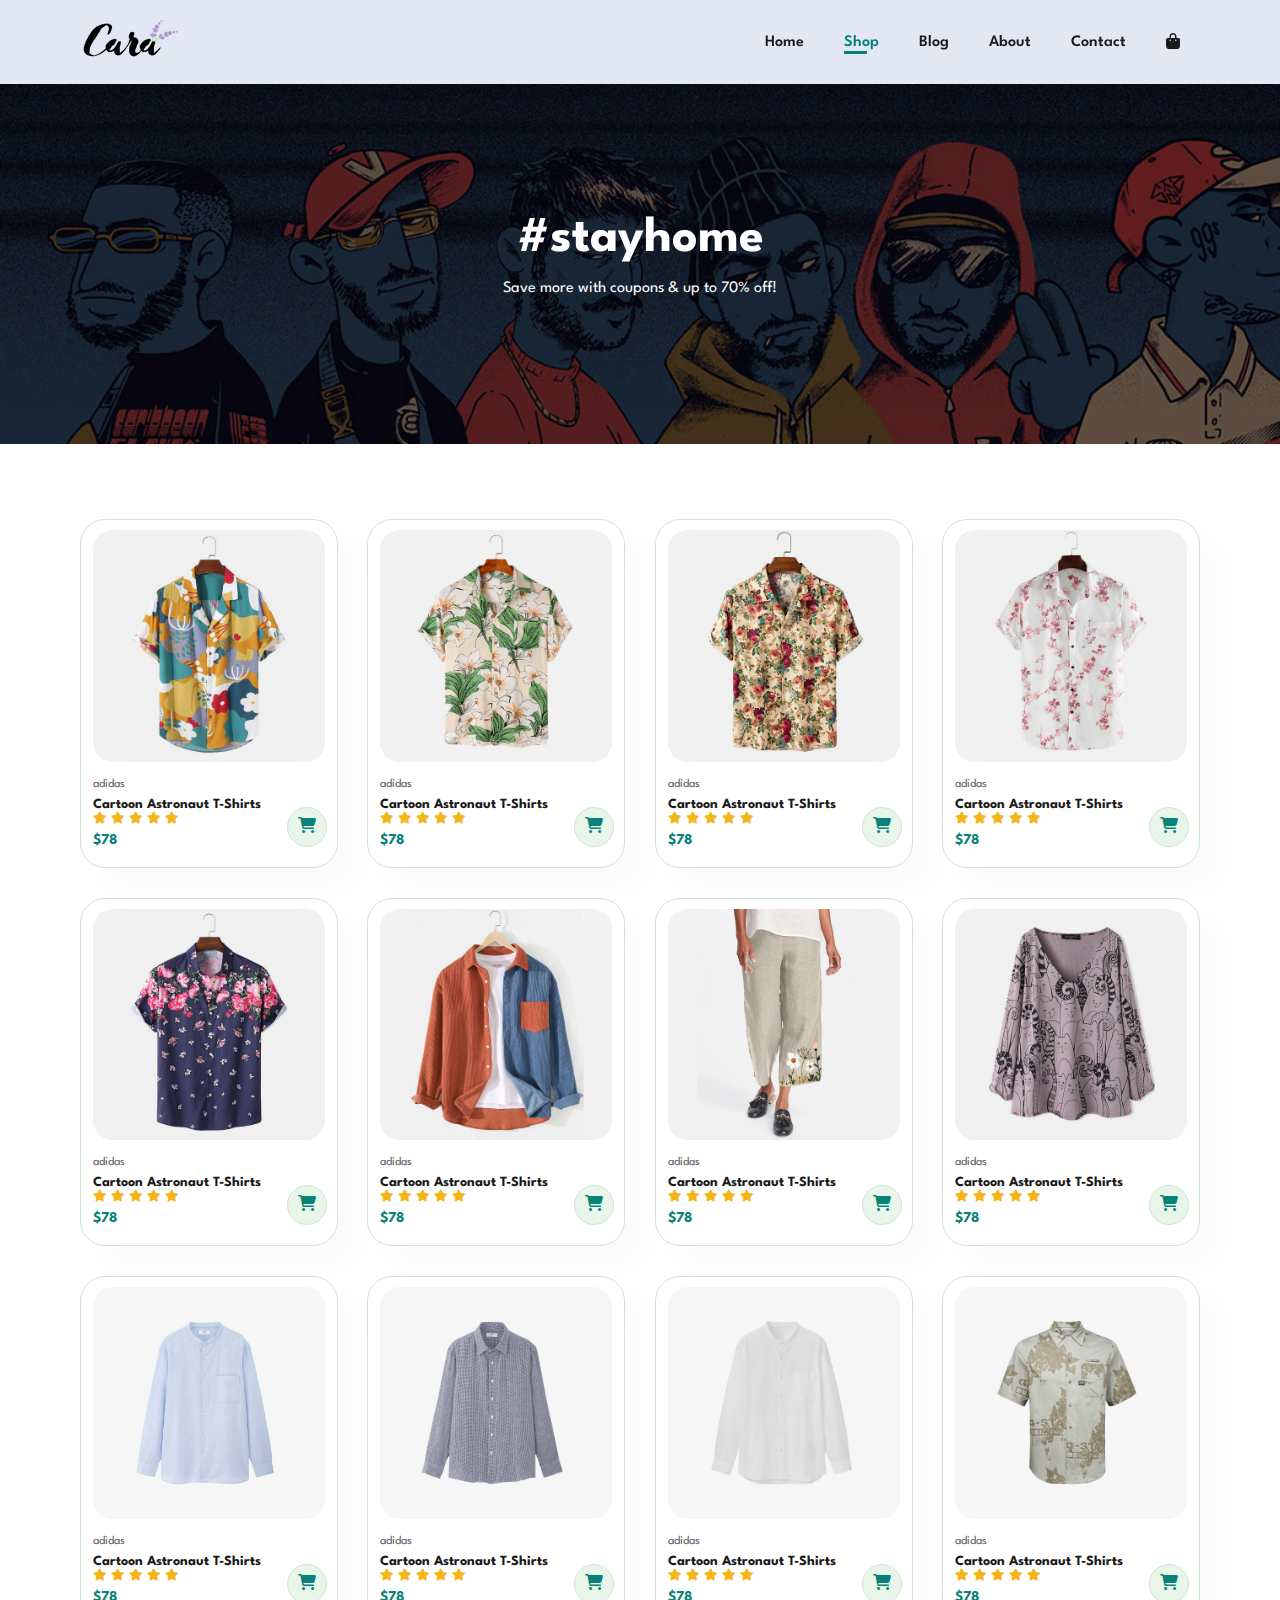
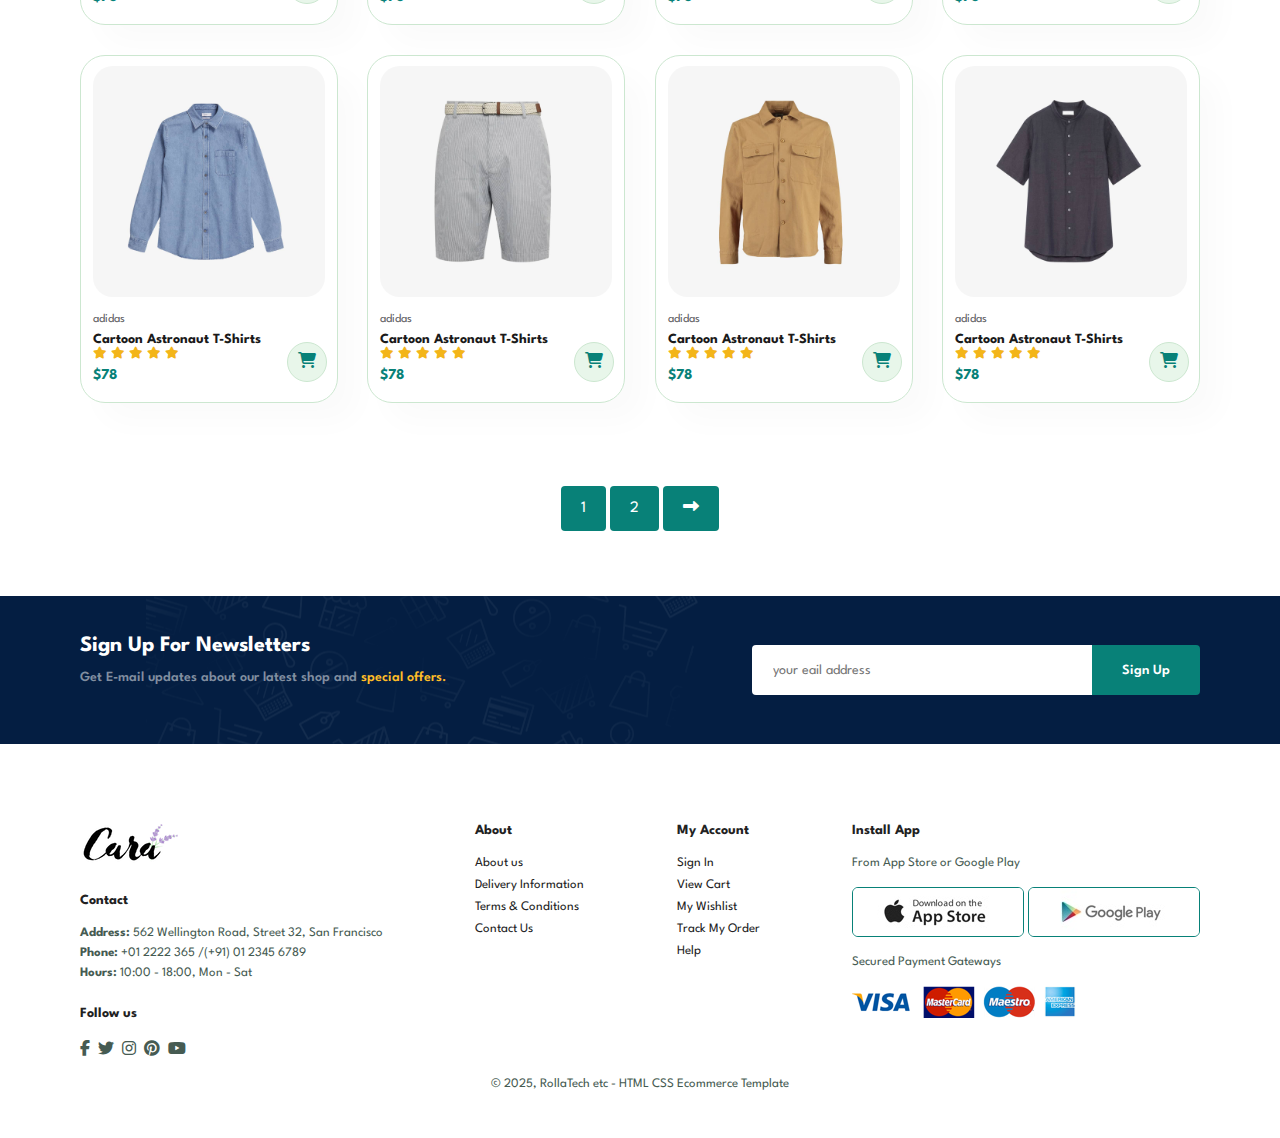
<file: shop.html>
<!DOCTYPE html>
<html lang="en">
<head>
    <meta charset="UTF-8">
    <meta name="viewport" content="width=device-width, initial-scale=1.0">
    <meta name="theme-color" content="#333">
    <title>eCommerce wensite</title>
    <link rel="stylesheet" href="style.css">
    <link rel="icon" href="img/logo.png">
    <link rel="stylesheet" href="https://cdnjs.cloudflare.com/ajax/libs/font-awesome/6.7.0/css/all.min.css"/>
</head>
<body>
    
    <section id="header">
        <a href="#"><img src="img/logo.png" class="logo" alt=""></a>

        <div>
            <ul id="navbar">
                <li><a href="index.html">Home</a></li>
                <li><a href="shop.html" class="active">Shop</a></li>
                <li><a href="blog.html">Blog</a></li>
                <li><a href="about.html">About</a></li>
                <li><a href="contact.html">Contact</a></li>
                <li id="lg-bag"><a href="cart.html"><i class="fa fa-shopping-bag"></i></a></li>
                <a href="#" id="close"><i class="fa-solid fa-xmark"></i></a>
            </ul>
        </div>
        <div id="mobile">
            <a href="cart.html"><i class="fa fa-shopping-bag"></i></a>
            <i id="bar" class="fas fa-outdent"></i>
        </div>
    </section>

    <section id="page-header">
        <h2>#stayhome</h2>
        <p>Save more with coupons & up to 70% off!</p>
    </section>

    <section id="product1" class="section-p1">
        <div class="pro-container">
            <div class="pro" onclick="window.location.href='sproduct.html';">
                <img src="img/products/f1.jpg" alt="">
                <div class="des">
                    <span>adidas</span>
                    <h5>Cartoon Astronaut T-Shirts</h5>
                    <div class="star">
                        <i class="fa fa-star"></i>
                        <i class="fa fa-star"></i>
                        <i class="fa fa-star"></i>
                        <i class="fa fa-star"></i>
                        <i class="fa fa-star"></i>
                    </div>
                    <h4>$78</h4>
                </div>

                <a href="#" class="cart"><i class="fa-solid fa-cart-shopping"></i></i></a>
            </div>

            <div class="pro">
                <img src="img/products/f2.jpg" alt="">
                <div class="des">
                    <span>adidas</span>
                    <h5>Cartoon Astronaut T-Shirts</h5>
                    <div class="star">
                        <i class="fa fa-star"></i>
                        <i class="fa fa-star"></i>
                        <i class="fa fa-star"></i>
                        <i class="fa fa-star"></i>
                        <i class="fa fa-star"></i>
                    </div>
                    <h4>$78</h4>
                </div>

                <a href="#" class="cart"><i class="fa-solid fa-cart-shopping"></i></i></a>
            </div>

            <div class="pro">
                <img src="img/products/f3.jpg" alt="">
                <div class="des">
                    <span>adidas</span>
                    <h5>Cartoon Astronaut T-Shirts</h5>
                    <div class="star">
                        <i class="fa fa-star"></i>
                        <i class="fa fa-star"></i>
                        <i class="fa fa-star"></i>
                        <i class="fa fa-star"></i>
                        <i class="fa fa-star"></i>
                    </div>
                    <h4>$78</h4>
                </div>

                <a href="#" class="cart"><i class="fa-solid fa-cart-shopping"></i></i></a>
            </div>

            <div class="pro">
                <img src="img/products/f4.jpg" alt="">
                <div class="des">
                    <span>adidas</span>
                    <h5>Cartoon Astronaut T-Shirts</h5>
                    <div class="star">
                        <i class="fa fa-star"></i>
                        <i class="fa fa-star"></i>
                        <i class="fa fa-star"></i>
                        <i class="fa fa-star"></i>
                        <i class="fa fa-star"></i>
                    </div>
                    <h4>$78</h4>
                </div>

                <a href="#" class="cart"><i class="fa-solid fa-cart-shopping"></i></i></a>
            </div>

            <div class="pro">
                <img src="img/products/f5.jpg" alt="">
                <div class="des">
                    <span>adidas</span>
                    <h5>Cartoon Astronaut T-Shirts</h5>
                    <div class="star">
                        <i class="fa fa-star"></i>
                        <i class="fa fa-star"></i>
                        <i class="fa fa-star"></i>
                        <i class="fa fa-star"></i>
                        <i class="fa fa-star"></i>
                    </div>
                    <h4>$78</h4>
                </div>

                <a href="#" class="cart"><i class="fa-solid fa-cart-shopping"></i></i></a>
            </div>

            <div class="pro">
                <img src="img/products/f6.jpg" alt="">
                <div class="des">
                    <span>adidas</span>
                    <h5>Cartoon Astronaut T-Shirts</h5>
                    <div class="star">
                        <i class="fa fa-star"></i>
                        <i class="fa fa-star"></i>
                        <i class="fa fa-star"></i>
                        <i class="fa fa-star"></i>
                        <i class="fa fa-star"></i>
                    </div>
                    <h4>$78</h4>
                </div>

                <a href="#" class="cart"><i class="fa-solid fa-cart-shopping"></i></i></a>
            </div>

            <div class="pro">
                <img src="img/products/f7.jpg" alt="">
                <div class="des">
                    <span>adidas</span>
                    <h5>Cartoon Astronaut T-Shirts</h5>
                    <div class="star">
                        <i class="fa fa-star"></i>
                        <i class="fa fa-star"></i>
                        <i class="fa fa-star"></i>
                        <i class="fa fa-star"></i>
                        <i class="fa fa-star"></i>
                    </div>
                    <h4>$78</h4>
                </div>

                <a href="#" class="cart"><i class="fa-solid fa-cart-shopping"></i></i></a>
            </div>

            <div class="pro">
                <img src="img/products/f8.jpg" alt="">
                <div class="des">
                    <span>adidas</span>
                    <h5>Cartoon Astronaut T-Shirts</h5>
                    <div class="star">
                        <i class="fa fa-star"></i>
                        <i class="fa fa-star"></i>
                        <i class="fa fa-star"></i>
                        <i class="fa fa-star"></i>
                        <i class="fa fa-star"></i>
                    </div>
                    <h4>$78</h4>
                </div>

                <a href="#" class="cart"><i class="fa-solid fa-cart-shopping"></i></i></a>
            </div>



            <div class="pro">
                <img src="img/products/n1.jpg" alt="">
                <div class="des">
                    <span>adidas</span>
                    <h5>Cartoon Astronaut T-Shirts</h5>
                    <div class="star">
                        <i class="fa fa-star"></i>
                        <i class="fa fa-star"></i>
                        <i class="fa fa-star"></i>
                        <i class="fa fa-star"></i>
                        <i class="fa fa-star"></i>
                    </div>
                    <h4>$78</h4>
                </div>

                <a href="#" class="cart"><i class="fa-solid fa-cart-shopping"></i></a>
            </div>

            <div class="pro">
                <img src="img/products/n2.jpg" alt="">
                <div class="des">
                    <span>adidas</span>
                    <h5>Cartoon Astronaut T-Shirts</h5>
                    <div class="star">
                        <i class="fa fa-star"></i>
                        <i class="fa fa-star"></i>
                        <i class="fa fa-star"></i>
                        <i class="fa fa-star"></i>
                        <i class="fa fa-star"></i>
                    </div>
                    <h4>$78</h4>
                </div>

                <a href="#" class="cart"><i class="fa-solid fa-cart-shopping"></i></a>
            </div>

            <div class="pro">
                <img src="img/products/n3.jpg" alt="">
                <div class="des">
                    <span>adidas</span>
                    <h5>Cartoon Astronaut T-Shirts</h5>
                    <div class="star">
                        <i class="fa fa-star"></i>
                        <i class="fa fa-star"></i>
                        <i class="fa fa-star"></i>
                        <i class="fa fa-star"></i>
                        <i class="fa fa-star"></i>
                    </div>
                    <h4>$78</h4>
                </div>

                <a href="#" class="cart"><i class="fa-solid fa-cart-shopping"></i></a>
            </div>

            <div class="pro">
                <img src="img/products/n4.jpg" alt="">
                <div class="des">
                    <span>adidas</span>
                    <h5>Cartoon Astronaut T-Shirts</h5>
                    <div class="star">
                        <i class="fa fa-star"></i>
                        <i class="fa fa-star"></i>
                        <i class="fa fa-star"></i>
                        <i class="fa fa-star"></i>
                        <i class="fa fa-star"></i>
                    </div>
                    <h4>$78</h4>
                </div>

                <a href="#" class="cart"><i class="fa-solid fa-cart-shopping"></i></a>
            </div>

            <div class="pro">
                <img src="img/products/n5.jpg" alt="">
                <div class="des">
                    <span>adidas</span>
                    <h5>Cartoon Astronaut T-Shirts</h5>
                    <div class="star">
                        <i class="fa fa-star"></i>
                        <i class="fa fa-star"></i>
                        <i class="fa fa-star"></i>
                        <i class="fa fa-star"></i>
                        <i class="fa fa-star"></i>
                    </div>
                    <h4>$78</h4>
                </div>

                <a href="#" class="cart"><i class="fa-solid fa-cart-shopping"></i></a>
            </div>

            <div class="pro">
                <img src="img/products/n6.jpg" alt="">
                <div class="des">
                    <span>adidas</span>
                    <h5>Cartoon Astronaut T-Shirts</h5>
                    <div class="star">
                        <i class="fa fa-star"></i>
                        <i class="fa fa-star"></i>
                        <i class="fa fa-star"></i>
                        <i class="fa fa-star"></i>
                        <i class="fa fa-star"></i>
                    </div>
                    <h4>$78</h4>
                </div>

                <a href="#" class="cart"><i class="fa-solid fa-cart-shopping"></i></a>
            </div>

            <div class="pro">
                <img src="img/products/n7.jpg" alt="">
                <div class="des">
                    <span>adidas</span>
                    <h5>Cartoon Astronaut T-Shirts</h5>
                    <div class="star">
                        <i class="fa fa-star"></i>
                        <i class="fa fa-star"></i>
                        <i class="fa fa-star"></i>
                        <i class="fa fa-star"></i>
                        <i class="fa fa-star"></i>
                    </div>
                    <h4>$78</h4>
                </div>

                <a href="#" class="cart"><i class="fa-solid fa-cart-shopping"></i></a>
            </div>

            <div class="pro">
                <img src="img/products/n8.jpg" alt="">
                <div class="des">
                    <span>adidas</span>
                    <h5>Cartoon Astronaut T-Shirts</h5>
                    <div class="star">
                        <i class="fa fa-star"></i>
                        <i class="fa fa-star"></i>
                        <i class="fa fa-star"></i>
                        <i class="fa fa-star"></i>
                        <i class="fa fa-star"></i>
                    </div>
                    <h4>$78</h4>
                </div>

                <a href="#" class="cart"><i class="fa-solid fa-cart-shopping"></i></a>
            </div>


        </div>
    </section>

    <section id="pagination" class="section-p1">
      <a href="#">1</a>
      <a href="#">2</a>
      <a href="#"><i class="fa-solid fa-long-arrow-alt-right"></i></a>
    </section>

    <section id="newsletter" class="section-p1 section-m1">
        <div class="newstext">
            <h4>Sign Up For Newsletters</h4>
            <p>Get E-mail updates about our latest shop and <span>special offers.</span></p>
        </div>

        <div class="form">
            <input type="text" placeholder="your eail address">
            <button class="normal">Sign Up</button>
        </div>
    </section>

    <footer class="section-p1">
        <div class="col">
            <img class="logo" src="img/logo.png" alt="">
            <h4>Contact</h4>
            <p> <strong>Address:</strong> 562 Wellington Road, Street 32, San Francisco</p>
            <p><strong>Phone:</strong> +01 2222 365 /(+91) 01 2345 6789</p>
            <p><strong>Hours:</strong> 10:00 - 18:00, Mon - Sat</p>
            <div class="follow">
                <h4>Follow us</h4>
                <div class="icon">
                    <i class="fa-brands fa-facebook-f"></i>
                    <i class="fa-brands fa-twitter"></i>
                    <i class="fa-brands fa-instagram"></i>
                    <i class="fa-brands fa-pinterest"></i>
                    <i class="fa-brands fa-youtube"></i>
                </div>
            </div>
        </div>

        <div class="col">
            <h4>About</h4>
            <a href="#">About us</a>
            <a href="#">Delivery Information</a>
            <a href="#">Terms & Conditions</a>
            <a href="#">Contact Us</a>
        </div>

        <div class="col">
            <h4>My Account</h4>
            <a href="#">Sign In</a>
            <a href="#">View Cart</a>
            <a href="#">My Wishlist</a>
            <a href="#">Track My Order</a>
            <a href="#">Help</a>
        </div>

        <div class="col install">
            <h4>Install App</h4>
            <p>From App Store or Google Play</p>
            <div class="row">
                <img src="img/pay/app.jpg" alt="">
                <img src="img/pay/play.jpg" alt="">
            </div>
            <p>Secured Payment Gateways</p>
            <img src="img/pay/pay.png" alt="">
        </div>

        <div class="copyright">
            <p>&copy; 2025, RollaTech etc - HTML CSS Ecommerce Template</p>
        </div>
    </footer>


    <script src="script.js"></script>
</body>
</html>
</file>
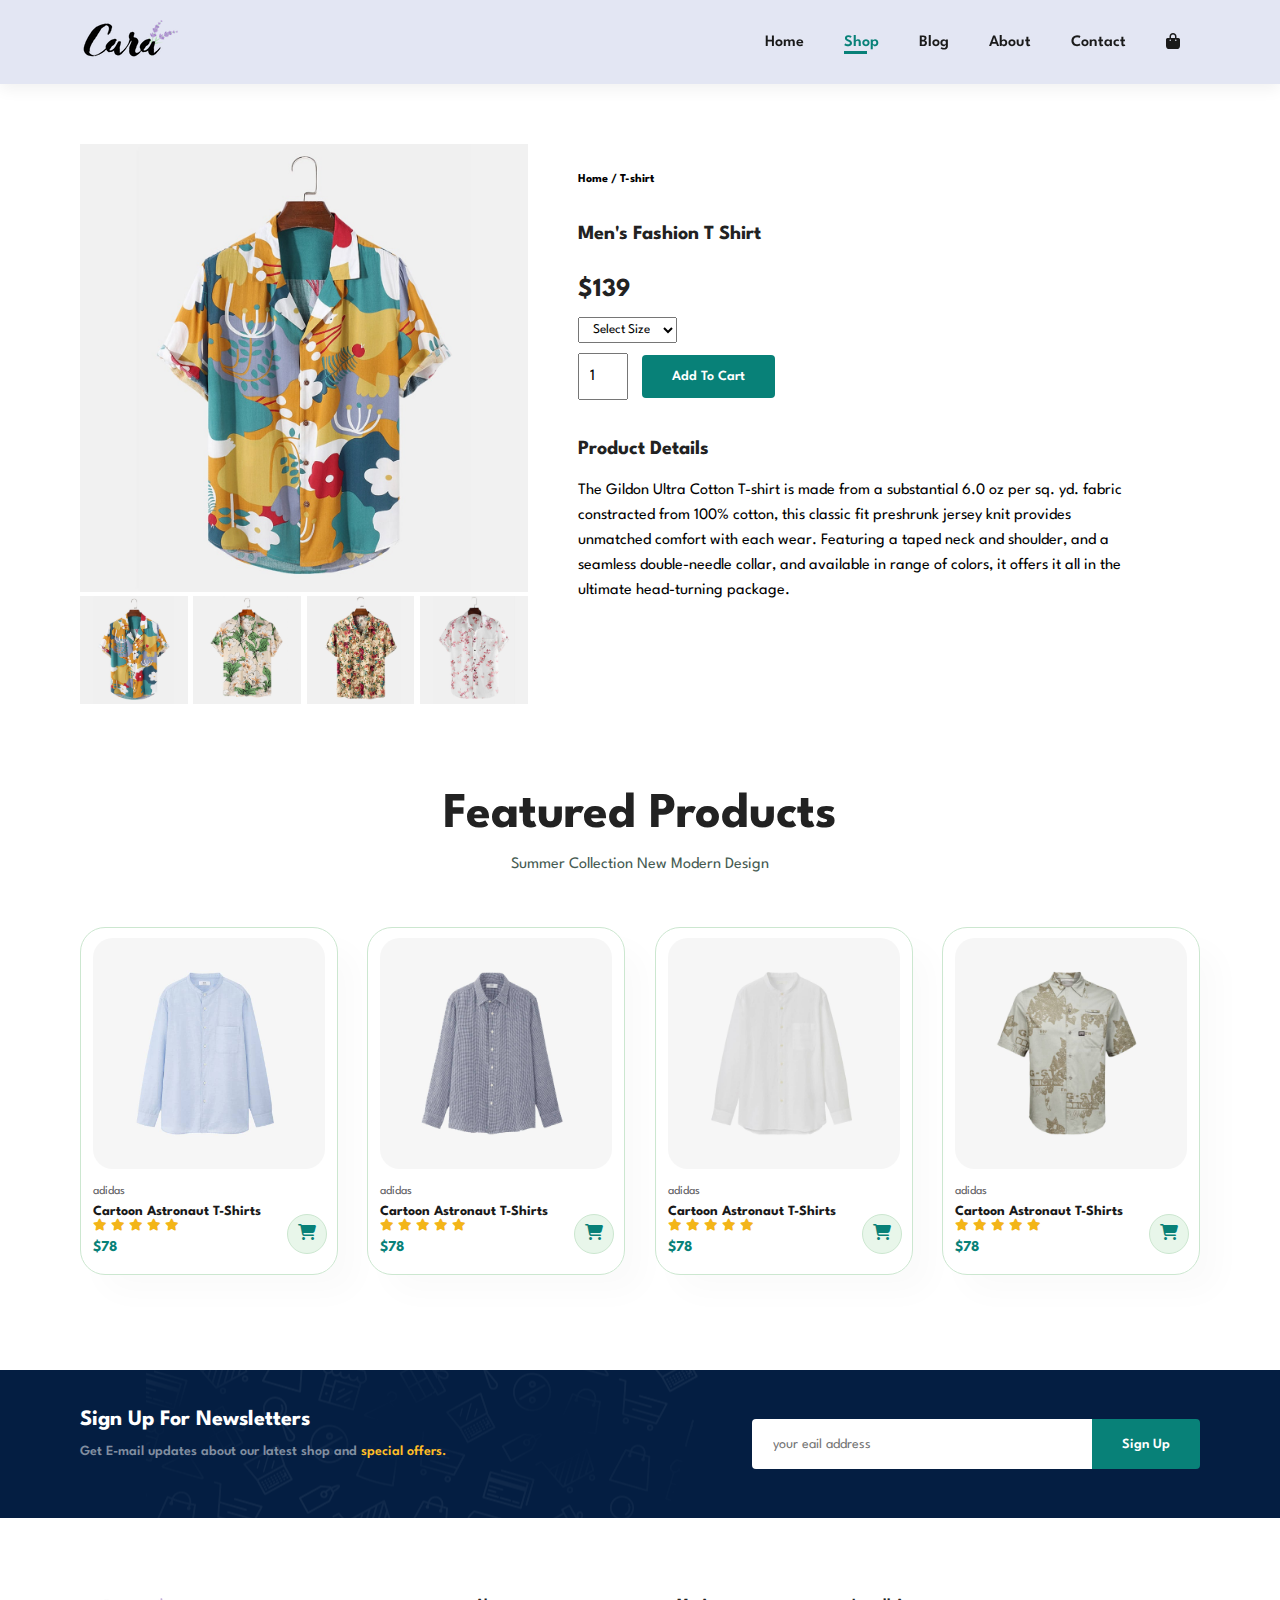
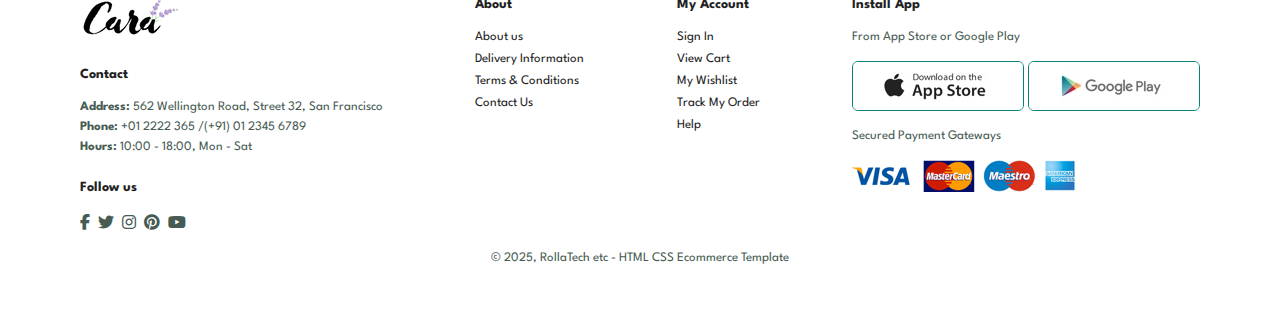
<file: sproduct.html>
<!DOCTYPE html>
<html lang="en">
  <head>
    <meta charset="UTF-8" />
    <meta name="viewport" content="width=device-width, initial-scale=1.0" />
    <meta name="theme-color" content="#333" />
    <title>eCommerce wensite</title>
    <link rel="stylesheet" href="style.css" />
    <link rel="icon" href="img/logo.png" />
    <link
      rel="stylesheet"
      href="https://cdnjs.cloudflare.com/ajax/libs/font-awesome/6.7.0/css/all.min.css"
    />
  </head>
  <body>
    <section id="header">
      <a href="#"><img src="img/logo.png" class="logo" alt="" /></a>

      <div>
        <ul id="navbar">
          <li><a href="index.html">Home</a></li>
          <li><a href="shop.html" class="active">Shop</a></li>
          <li><a href="blog.html">Blog</a></li>
          <li><a href="about.html">About</a></li>
          <li><a href="contact.html">Contact</a></li>
          <li id="lg-bag">
            <a href="cart.html"><i class="fa fa-shopping-bag"></i></a>
          </li>
          <a href="#" id="close"><i class="fa-solid fa-xmark"></i></a>
        </ul>
      </div>
      <div id="mobile">
        <a href="cart.html"><i class="fa fa-shopping-bag"></i></a>
        <i id="bar" class="fas fa-outdent"></i>
      </div>
    </section>

    <section id="prodetails" class="section-p1">
      <div class="sinle-pro-image">
        <img src="img/products/f1.jpg" width="100%" id="MainImg" alt="" />

        <div class="small-img-group">
          <div class="small-img-col">
            <img
              src="img/products/f1.jpg"
              width="100%"
              class="small-img"
              alt=""
            />
          </div>

          <div class="small-img-col">
            <img
              src="img/products/f2.jpg"
              width="100%"
              class="small-img"
              alt=""
            />
          </div>

          <div class="small-img-col">
            <img
              src="img/products/f3.jpg"
              width="100%"
              class="small-img"
              alt=""
            />
          </div>

          <div class="small-img-col">
            <img
              src="img/products/f4.jpg"
              width="100%"
              class="small-img"
              alt=""
            />
          </div>
        </div>
      </div>

      <div class="single-pro-details">
        <h6>Home / T-shirt</h6>
        <h4>Men's Fashion T Shirt</h4>
        <h2>$139</h2>
        <select>
          <option>Select Size</option>
          <option>XL</option>
          <option>XXL</option>
          <option>Small</option>
          <option>Large</option>
        </select>

        <input type="number" value="1" />
        <button class="normal">Add To Cart</button>
        <h4>Product Details</h4>
        <span
          >The Gildon Ultra Cotton T-shirt is made from a substantial 6.0 oz per
          sq. yd. fabric constracted from 100% cotton, this classic fit
          preshrunk jersey knit provides unmatched comfort with each wear.
          Featuring a taped neck and shoulder, and a seamless double-needle
          collar, and available in range of colors, it offers it all in the
          ultimate head-turning package.</span
        >
      </div>
    </section>

    <section id="product1" class="section-p1">
        <h2>Featured Products</h2>
        <p>Summer Collection New Modern Design</p>
        <div class="pro-container">
            <div class="pro">
                <img src="img/products/n1.jpg" alt="">
                <div class="des">
                    <span>adidas</span>
                    <h5>Cartoon Astronaut T-Shirts</h5>
                    <div class="star">
                        <i class="fa fa-star"></i>
                        <i class="fa fa-star"></i>
                        <i class="fa fa-star"></i>
                        <i class="fa fa-star"></i>
                        <i class="fa fa-star"></i>
                    </div>
                    <h4>$78</h4>
                </div>

                <a href="#" class="cart"><i class="fa-solid fa-cart-shopping"></i></i></a>
            </div>

            <div class="pro">
                <img src="img/products/n2.jpg" alt="">
                <div class="des">
                    <span>adidas</span>
                    <h5>Cartoon Astronaut T-Shirts</h5>
                    <div class="star">
                        <i class="fa fa-star"></i>
                        <i class="fa fa-star"></i>
                        <i class="fa fa-star"></i>
                        <i class="fa fa-star"></i>
                        <i class="fa fa-star"></i>
                    </div>
                    <h4>$78</h4>
                </div>

                <a href="#" class="cart"><i class="fa-solid fa-cart-shopping"></i></i></a>
            </div>

            <div class="pro">
                <img src="img/products/n3.jpg" alt="">
                <div class="des">
                    <span>adidas</span>
                    <h5>Cartoon Astronaut T-Shirts</h5>
                    <div class="star">
                        <i class="fa fa-star"></i>
                        <i class="fa fa-star"></i>
                        <i class="fa fa-star"></i>
                        <i class="fa fa-star"></i>
                        <i class="fa fa-star"></i>
                    </div>
                    <h4>$78</h4>
                </div>

                <a href="#" class="cart"><i class="fa-solid fa-cart-shopping"></i></i></a>
            </div>

            <div class="pro">
                <img src="img/products/n4.jpg" alt="">
                <div class="des">
                    <span>adidas</span>
                    <h5>Cartoon Astronaut T-Shirts</h5>
                    <div class="star">
                        <i class="fa fa-star"></i>
                        <i class="fa fa-star"></i>
                        <i class="fa fa-star"></i>
                        <i class="fa fa-star"></i>
                        <i class="fa fa-star"></i>
                    </div>
                    <h4>$78</h4>
                </div>

                <a href="#" class="cart"><i class="fa-solid fa-cart-shopping"></i></i></a>
            </div>


        </div>
    </section>

    <section id="newsletter" class="section-p1 section-m1">
      <div class="newstext">
        <h4>Sign Up For Newsletters</h4>
        <p>
          Get E-mail updates about our latest shop and
          <span>special offers.</span>
        </p>
      </div>

      <div class="form">
        <input type="text" placeholder="your eail address" />
        <button class="normal">Sign Up</button>
      </div>
    </section>

    <footer class="section-p1">
      <div class="col">
        <img class="logo" src="img/logo.png" alt="" />
        <h4>Contact</h4>
        <p>
          <strong>Address:</strong> 562 Wellington Road, Street 32, San
          Francisco
        </p>
        <p><strong>Phone:</strong> +01 2222 365 /(+91) 01 2345 6789</p>
        <p><strong>Hours:</strong> 10:00 - 18:00, Mon - Sat</p>
        <div class="follow">
          <h4>Follow us</h4>
          <div class="icon">
            <i class="fa-brands fa-facebook-f"></i>
            <i class="fa-brands fa-twitter"></i>
            <i class="fa-brands fa-instagram"></i>
            <i class="fa-brands fa-pinterest"></i>
            <i class="fa-brands fa-youtube"></i>
          </div>
        </div>
      </div>

      <div class="col">
        <h4>About</h4>
        <a href="#">About us</a>
        <a href="#">Delivery Information</a>
        <a href="#">Terms & Conditions</a>
        <a href="#">Contact Us</a>
      </div>

      <div class="col">
        <h4>My Account</h4>
        <a href="#">Sign In</a>
        <a href="#">View Cart</a>
        <a href="#">My Wishlist</a>
        <a href="#">Track My Order</a>
        <a href="#">Help</a>
      </div>

      <div class="col install">
        <h4>Install App</h4>
        <p>From App Store or Google Play</p>
        <div class="row">
          <img src="img/pay/app.jpg" alt="" />
          <img src="img/pay/play.jpg" alt="" />
        </div>
        <p>Secured Payment Gateways</p>
        <img src="img/pay/pay.png" alt="" />
      </div>

      <div class="copyright">
        <p>&copy; 2025, RollaTech etc - HTML CSS Ecommerce Template</p>
      </div>
    </footer>

    <script>
      var MainImg = document.getElementById('MainImg');
      var smallImg = document.getElementsByClassName('small-img');

      smallImg[0].onclick = function() {
        MainImg.src = smallImg[0].src;
      }

      smallImg[1].onclick = function() {
        MainImg.src = smallImg[1].src;
      }

      smallImg[2].onclick = function() {
        MainImg.src = smallImg[2].src;
      }

      smallImg[3].onclick = function() {
        MainImg.src = smallImg[3].src;
      }
    </script>

    <script src="script.js"></script>
  </body>
</html>
</file>
<file: style.css>
@import url('https://fonts.googleapis.com/css2?family=Jost:ital,wght@0,100..900;1,100..900&family=League+Spartan:wght@100..900&family=Poppins:ital,wght@0,100;0,200;0,300;0,400;0,500;0,600;0,700;0,800;0,900;1,100;1,200;1,300;1,400;1,500;1,600;1,700;1,800;1,900&family=Roboto:ital,wght@0,100..900;1,100..900&display=swap');

* {
    margin: 0;
    padding: 0;
    box-sizing: border-box;
    font-family: "League Spartan", sans-serif;
}

h1 {
    font-size: 50px;
    line-height: 64px;
    color: #222;
}

h2 {
    font-size: 50px;
    line-height: 54px;
    color: #222;
}

h4 {
    font-size: 20px;
    color: #222;
}

h6 {
    font-weight: 700;
    font-size: 12px;
}

p {
    font-size: 16px;
    color: #465b52;
    margin: 15px 0 20px 0;
}

.section-p1 {
    padding: 40px 80px;
}

.section-m1 {
    margin: 40px 0;
}

button.normal {
    font-size: 14px;
    font-weight: 600;
    padding: 15px 30px;
    color: #000;
    background-color: #fff;
    border-radius: 4px;
    cursor: pointer;
    border: none;
    outline: none;
    transition: 0.2s;
}

button.white {
    font-size: 13px;
    font-weight: 600;
    padding: 11px 18px;
    color: #fff;
    background-color: transparent;
    cursor: pointer;
    border: 1px solid #fff;
    outline: none;
    transition: 0.2s;
}

body {
    width: 100%;
}


/* Header Start */

#header {
    display: flex;
    align-items: center;
    justify-content: space-between;
    padding: 20px 80px;
    background-color: #E3E6F3;
    box-shadow: 0 5px 15px rgba(0, 0, 0, 0.06);
    z-index: 999;
    position: sticky;
    top: 0;
    left: 0;
}

#navbar {
    display: flex;
    align-items: center;
    justify-content: center;
}

#navbar li {
    list-style: none;
    padding: 0 20px;
    position: relative;
}

#navbar li a {
    text-decoration: none;
    font-size: 16px;
    font-weight: 600;
    color: #1a1a1a;
    transition: 0.3s ease;
}

#navbar li a:hover,
#navbar li a.active {
    color: #088178;
}

#navbar li a.active::after,
#navbar li a:hover::after {
    content: '';
    width: 30%;
    height: 3px;
    background-color: #088178;
    position: absolute;
    bottom: -4px;
    left: 20px;
}

#mobile {
    display: none;
    align-items: center;
}

#close {
    display: none;
}

/* Home Page */

#hero {
    background-image: url('img/hero4.png');
    height: 90vh;
    width: 100%;
    background-size: cover;
    background-position: top 25% right 0;
    padding: 0 80px;
    display: flex;
    flex-direction: column;
    align-items: flex-start;
    justify-content: center;
}

#hero h4 {
    padding-bottom: 15px;
}

#hero h1 {
    color: #088178;
}

#hero button {
    background-image: url('img/button.png');
    background-color: transparent;
    color: #088178;
    border: none;
    padding: 15px 80px 14px 65px;
    background-repeat: no-repeat;
    cursor: pointer;
    font-weight: 700;
    font-size: 15px;
}

#feature {
    display: flex;
    align-items: center;
    justify-content: space-between;
    flex-wrap: wrap;
}

#feature .fe-box {
    width: 180px;
    text-align: center;
    padding: 25px 15px;
    box-shadow: 20px 20px 34px rgba(0, 0, 0, 0.03);
    border: 1px solid #cce7d0;
    border-radius: 4px;
    margin: 15px 0;
}

#feature .fe-box:hover {
    box-shadow: 10px 10px 54px rgba(70, 62, 221, 0.1);
}

#feature .fe-box img {
    width: 100%;
    margin-bottom: 10px;
}

#feature .fe-box h6 {
    display: inline-block;
    padding: 9px 8px 6px 8px;
    line-height: 1;
    border-radius: 4px;
    color: #088178;
    background-color: #fddde4;
}

#feature .fe-box:nth-child(2) h6 {
    background-color: #cdebbc;
}

#feature .fe-box:nth-child(3) h6 {
    background-color: #d1e8f2;
}

#feature .fe-box:nth-child(4) h6 {
    background-color: #cdd4f8;
}

#feature .fe-box:nth-child(5) h6 {
    background-color: #f6dbf6;
}

#feature .fe-box:nth-child(6) h6 {
    background-color: #fff2e5;
}

#product1 {
    text-align: center;
}

#product1 .pro-container {
    display: flex;
    justify-content: space-between;
    padding-top: 20px;
    flex-wrap: wrap;
}

#product1 .pro {
    width: 23%;
    min-width: 250px;
    padding: 10px 12px;
    border: 1px solid #cce7d0;
    border-radius: 25px;
    cursor: pointer;
    box-shadow: 20px 20px 30px rgba(0, 0, 0, 0.02);
    margin: 15px 0;
    transition: 0.2s ease;
    position: relative;
}

#product1 .pro:hover {
    box-shadow: 20px 20px 30px rgba(0, 0, 0, 0.06);
}

#product1 .pro img {
    width: 100%;
    border-radius: 20px;
}

#product1 .pro .des {
    text-align: start;
    padding: 10px 0;
}

#product1 .pro .des span {
    color: #606063;
    font-size: 12px;
}

#product1 .pro .des h5 {
    padding-top: 7px;
    color: #1a1a1a;
    font-size: 14px;
}

#product1 .pro .des i {
    font-size: 12px;
    color: rgb(243, 181, 25);
}

#product1 .pro .des h4 {
    padding-top: 7px;
    font-size: 15px;
    font-weight: 700;
    color: #088178;
}

#product1 .pro .cart {
    width: 40px;
    height: 40px;
    line-height: 40px;
    border-radius: 50px;
    background-color: #e8f6ea;
    font-weight: 500;
    color: #088178;
    border: 1px solid #cce7d0;
    position: absolute;
    bottom: 20px;
    right: 10px;
}

#banner {
    display: flex;
    flex-direction: column;
    justify-content: center;
    align-items: center;
    text-align: center;
    background-image: url('img/banner/b2\ \(1\).jpg');
    width: 100%;
    height: 40vh;
    background-size: cover;
    background-position: center;
}

#banner h4 {
    color: #fff;
    font-size: 16px;
}

#banner h2 {
    color: #fff;
    font-size: 30px;
    padding: 10px 0;
}

#banner h2 span {
    color: #ef3636;
}

#banner button:hover {
    background-color: #088178;
    color: #fff;
}

#sm-banner {
    display: flex;
    justify-content: space-between;
    flex-wrap: wrap;
}

#sm-banner .banner-box {
    display: flex;
    flex-direction: column;
    justify-content: center;
    align-items: flex-start;
    background-image: url('img/banner/b17.jpg');
    min-width: 580px;
    height: 50vh;
    background-size: cover;
    background-position: center;
    padding: 30px;
}

#sm-banner .banner-box2 {
    background-image: url('img/banner/b10.jpg');
}

#sm-banner h4 {
    color: #fff;
    font-size: 20px;
    font-weight: 300;
}

#sm-banner h2 {
    color: #fff;
    font-size: 28px;
    font-weight: 800;
}

#sm-banner span {
    color: #fff;
    font-size: 14px;
    font-weight: 500;
    padding-bottom: 15px;
}

#sm-banner .banner-box:hover button {
    background-color: #088178;
    border: 1px solid #088178;
}

#banner3 {
    display: flex;
    justify-content: space-between;
    flex-wrap: wrap;
    padding: 0 80px;
}

#banner3 .banner-box {
    display: flex;
    flex-direction: column;
    justify-content: center;
    align-items: flex-start;
    background-image: url('img/banner/b7\ \(1\).jpg');
    min-width: 30%;
    height: 30vh;
    background-size: cover;
    background-position: center;
    padding: 20px;
    margin-bottom: 20px;
}

#banner3 .banner-box2 {
    background-image: url('img/banner/b4\ \(1\).jpg');
}

#banner3 .banner-box3 {
    background-image: url('img/banner/b18.jpg');
}

#banner3 h2 {
    color: #fff;
    font-weight: 900;
    font-size: 22px;
}

#banner3 h3 {
    color: #ec544e;
    font-weight: 800;
    font-size: 15px;
}

#newsletter {
    display: flex;
    justify-content: space-between;
    flex-wrap: wrap;
    align-items: center;
    background-image: url('img/banner/b14.png');
    background-repeat: no-repeat;
    background-position: 20% 30%;
    background-color: #041e42;
}

#newsletter h4 {
    font-size: 22px;
    font-weight: 700;
    color: #fff;
}

#newsletter p {
    font-size: 14px;
    font-weight: 600;
    color: #818ea0;
}

#newsletter p span {
    color: #ffbd27;
}

#newsletter .form {
    display: flex;
    width: 40%;
}

#newsletter input {
    height: 3.125rem;
    padding: 0 1.25rem;
    font-size: 14px;
    width: 100%;
    border: 1px solid transparent;
    border-radius: 4px;
    outline: none;
    border-top-right-radius: 0;
    border-bottom-right-radius: 0;
}

#newsletter button {
    background-color: #088178;
    color: #fff;
    white-space: nowrap;
    border-top-left-radius: 0;
    border-bottom-left-radius: 0;
}

footer {
    display: flex;
    flex-wrap: wrap;
    justify-content: space-between;
}

footer .col {
    display: flex;
    flex-direction: column;
    align-items: flex-start;
    margin-bottom: 20px;
}

footer .logo {
    margin-bottom: 30px;
}

footer h4 {
    font-size: 14px;
    padding-bottom: 20px;
}

footer p {
    font-size: 13px;
    margin: 0 0 8px 0;
}

footer a {
    font-size: 13px;
    text-decoration: none;
    color: #222;
    margin-bottom: 10px;
}

footer .follow {
    margin-top: 20px;
}

footer .follow i {
    color: #465b52;
    padding-right: 4px;
    cursor: pointer;
}

footer .install .row img {
    border: 1px solid #088178;
    border-radius: 6px;
}

footer .install img {
    margin: 10px 0 15px 0;
}

footer .follow i:hover,
footer a:hover {
    color: #088178;
}

footer .copyright {
    width: 100%;
    text-align: center;
}

/* Shop page */

#page-header {
    background-image: url('img/banner/b1\ \(1\).jpg');
    width: 100%;
    height: 40vh;
    background-size: cover;
    display: flex;
    justify-content: center;
    text-align: center;
    flex-direction: column;
    padding: 14px;
}

#page-header h2,
#page-header p {
    color: #fff;
}

#pagination {
    text-align: center;
}

#pagination a {
    text-decoration: none;
    background-color: #088178;
    padding: 15px 20px;
    border-radius: 4px;
    color: #fff;
}

#pagination a i {
    font-size: 16px;
    font-weight: 600;
}

/* Single Product */

#prodetails {
    display: flex;
    margin-top: 20px;
}

#prodetails .sinle-pro-image {
    width: 40%;
    margin-right: 50px;
}

.small-img-group {
    display: flex;
    justify-content: space-between;
}

.small-img-col {
    flex-basis: 24%;
    cursor: pointer;
}

#prodetails .single-pro-details {
    width: 50%;
    padding-top: 30px;
}

#prodetails .single-pro-details h4 {
    padding: 40px 0 20px 0;
}

#prodetails .single-pro-details h2 {
    font-size: 26px;
}

#prodetails .single-pro-details select {
    display: block;
    padding: 5px 10px;
    margin-bottom: 10px;
}

#prodetails .single-pro-details input {
    width: 50px;
    height: 47px;
    padding-left: 10px;
    font-size: 16px;
    margin-right: 10px;
}

#prodetails .single-pro-details input:focus {
    outline: none;
}

#prodetails .single-pro-details button {
    background-color: #088178;
    color: #fff;
}

#prodetails .single-pro-details span {
    line-height: 25px;
}

/* Blog Page */

#page-header.blog-header {
    background-image: url('img/banner/b19.jpg');
}

#blog {
    padding: 150px 150px 0 150px;
}

#blog .blog-box {
    display: flex;
    align-items: center;
    width: 100%;
    position: relative;
    padding-bottom: 90px;
}

#blog .blog-img {
    width: 50%;
    margin-right: 40px;
}

#blog img {
    width: 100%;
    height: 300px;
    object-fit: cover;
}

#blog .blog-details {
    width: 50%;
}

#blog .blog-details a {
    text-decoration: none;
    font-size: 11px;
    color: #000;
    font-weight: 700;
    position: relative;
    transition: 0.3s;
}

#blog .blog-details a::after {
    content: '';
    width: 50px;
    height: 1px;
    background-color: #000;
    position: absolute;
    top: 6px;
    right: -60px;
}

#blog .blog-details a:hover {
    color: #088178;
}

#blog .blog-details a:hover::after {
    background-color: #088178;
}

#blog .blog-box h1 {
    position: absolute;
    top: -40px;
    left: 0;
    font-size: 70px;
    font-weight: 700;
    color: #c9cbce;
    z-index: -9;
}

/* About Page */

#page-header.about-header {
    background-image: url('img/about/banner.png');
}

#about-head {
    display: flex;
    align-items: center;
}

#about-head img {
    width: 50%;
    height: auto;
}

#about-head div {
    padding-left: 40px;
}

#about-app {
    text-align: center;
}

#about-app .video {
    width: 70%;
    height: 100%;
    margin: 30px auto 0 auto;
}

#about-app .video  video {
    width: 100%;
    height: 100%;
    border-radius: 20px;
}

/* Contact Page */

#contact-details {
    display: flex;
    align-items: center;
    justify-content: space-between;
}

#contact-details .details {
    width: 40%;
}

#contact-details .details span,
#form-details form span {
    font-size: 12px;
}

#contact-details .details h2,
#form-details form h2 {
    font-size: 26px;
    line-height: 35px;
    padding: 20px 0;
}

#contact-details .details h3 {
    font-size: 16px;
    padding-bottom: 15px;
}

#contact-details .details li {
    list-style: none;
    display: flex;
    padding: 10px 0;
}

#contact-details .details li i {
    font-size: 14px;
    padding-right: 22px;
}

#contact-details .details li p {
    margin: 0;
    font-size: 14px;
}

#contact-details .map {
    width: 55%;
    height: 400px;
}

#contact-details .map iframe {
    width: 100%;
    height: 100%;
}

#form-details {
    display: flex;
    justify-content: space-between;
    margin: 30px;
    padding: 80px;
    border: 1px solid #e1e1e1;
}

#form-details form {
    width: 65%;
    display: flex;
    flex-direction: column;
    align-items: flex-start;
}

#form-details form input,
#form-details form textarea {
    width: 100%;
    padding: 12px 15px;
    outline: none;
    margin-bottom: 20px;
    border: 1px solid #e1e1e1;
}

#form-details form button {
    background-color: #088178;
    color: #fff;
}

#form-details .people div {
    padding-bottom: 25px;
    display: flex;
    align-items: flex-start;
}

#form-details .people div img {
    width: 65px;
    height: 65px;
    object-fit: cover;
    margin-right: 15px;
}

#form-details .people div p {
    margin: 0;
    font-size: 13px;
    line-height: 25px;
}

#form-details .people div p span {
    display: block;
    font-size: 16px;
    font-weight: 600;
    color: #000;
}

/* Cart Page */

#cart {
    overflow-x: auto;
}

#cart table {
    width: 100%;
    border-collapse: collapse;
    table-layout: fixed;
    white-space: nowrap;
}

#cart table img {
    width: 70px;
}

#cart table td:nth-child(1) {
    width: 100px;
    text-align: center;
}

#cart table td:nth-child(2) {
    width: 150px;
    text-align: center;
}

#cart table td:nth-child(3) {
    width: 250px;
    text-align: center;
}

#cart table td:nth-child(4),
#cart table td:nth-child(5),
#cart table td:nth-child(6) {
    width: 150px;
    text-align: center;
}

#cart table td:nth-child(5) input {
    width: 70px;
    padding: 10px 5px 10px 15px;
}

#cart table thead {
    border: 1px solid #e2e9e1;
    border-left: none;
    border-right: none;
}

#cart table thead td {
    font-weight: 700;
    text-transform: uppercase;
    font-size: 13px;
    padding: 18px 0;
}

#cart table tbody tr td {
    padding-top: 15px;
}

#cart table tbody td {
    font-size: 13px;
}

#cart-add {
    display: flex;
    flex-wrap: wrap;
    justify-content: space-between;
}

#coupon {
    width: 50%;
    margin-bottom: 30px;
}

#coupon h3,
#subtotal h3 {
    padding-bottom: 15px;
}

#coupon input {
    padding: 10px 20px;
    outline: none;
    width: 60%;
    margin-right: 10px;
    border: 1px solid #e2e9e1;
}

#coupon button,
#subtotal button {
    background-color: #088178;
    color: #fff;
    padding: 12px 20px;
}

#subtotal {
    width: 50%;
    margin-bottom: 30px;
    border: 1px solid #e2e9e1;
    padding: 30px;
}

#subtotal table {
    border-collapse: collapse;
    width: 100%;
    margin-bottom: 20px;
}

#subtotal table td {
    width: 50%;
    border: 1px solid #e2e9e1;
    padding: 10px;
    font-size: 13px;
}

/* Start Media Query */

@media (max-width: 799px) {
    .section-p1 {
        padding: 40px 40px;
    }

    #navbar {
        display: flex;
        flex-direction: column;
        align-items: flex-start;
        justify-content: flex-start;
        position: fixed;
        top: 0;
        right: -300px;
        height: 100vh;
        width: 300px;
        background-color: #E3E6F3;
        box-shadow: 0 40px 60px rgba(0, 0, 0, 0.01);
        padding: 80px 0 0 10px;
        transition: 0.3s;
    }

    #navbar.active {
        right: 0px;
    }

    #navbar li {
        margin-bottom: 25px;
    }

    #mobile {
        display: flex;
        align-items: center;
    }

    #mobile i {
        color: #1a1a1a;
        font-size: 24px;
        padding-left: 20px;
    }

    #close {
        display: initial;
        position: absolute;
        top: 30px;
        left: 30px;
        color: #222;
        font-size: 24px;
    }

    #lg-bag {
        display: none;
    }

    #hero {
        height: 70vh;
        padding: 0 80px;
        background-position: top 30% right 30%;
    }

    #feature {
        justify-content: center;
    }

    #feature .fe-box {
        margin: 15px 15px;
    }

    #product1 .pro-container {
        justify-content: center;
    }

    #product1 .pro {
        margin: 15px;
    }

    #banner {
        height: 20vh;
    }

    #sm-banner .banner-box {
        min-width: 100%;
        height: 30vh;
    }

    #banner3 {
        padding: 0 40px;
    }

    #banner3 .banner-box {
        width: 28%;
    }

    #newsletter .form {
        width: 70%;
    }

    /* Contact Page */

    #form-details {
        padding: 40px;
    }

    #form-details form {
        width: 50%;
    }
}

@media (max-width: 477px) {
    .section-p1 {
        padding: 20px;
    }

    #header {
        padding: 10px 30px;
    }

    h1 {
        font-size: 38px;
    }

    h2 {
        font-size: 32px;
    }

    #hero {
        padding: 0 20px;
        background-position: 55%;
    }

    #feature {
        justify-content: space-between;
    }

    #feature .fe-box {
        width: 155px;
        margin: 0 0 15px 0;
    }

    #product1 .pro {
        width: 100%;
    }

    #banner {
        height: 40vh;
    }

    #sm-banner .banner-box {
        height: 40vh;
    }

    #sm-banner .banner-box2 {
        margin-top: 20px;
    }

    #banner3 {
        padding: 0 20px;
    }

    #banner3 .banner-box {
        width: 100%;
    }

    #newsletter {
        padding: 40px 20px;
    }

    #newsletter .form {
        width: 100%;
    }

    footer .copyright {
        text-align: start;
    }

    /* Single Product */

    #prodetails {
        display: flex;
        flex-direction: column;
    }

    #prodetails .sinle-pro-image {
        width: 100%;
        margin-right: 0;
    }

    #prodetails .single-pro-details {
        width: 100%;
    }

    /* Blog Page */

    #blog {
        padding: 100px 20px 0 20px;
    }

    #blog .blog-box {
        display: flex;
        flex-direction: column;
        align-items: flex-start;
    }

    #blog .blog-img {
        width: 100%;
        margin-right: 0px;
        margin-bottom: 30px;
    }

    #blog .blog-details {
        width: 100%;
    }

    /* About Page */

    #about-head {
        flex-direction: column;
    }

    #about-head img {
        width: 100%;
        margin-bottom: 20px;
    }

    #about-head div {
        padding-left: 0px;
    }

    #about-app .video {
        width: 100%;
    }

    /* Contact Page */

    #contact-details {
        flex-direction: column;
    }

    #contact-details .details {
        width: 100%;
        margin-bottom: 30px;
    }

    #contact-details .map {
        width: 100%;
    }

    #form-details {
        flex-wrap: wrap;
        margin: 10px;
        padding: 30px 10;
        border: 1px solid #e1e1e1;
    }

    #form-details form {
        width: 100%;
        margin-bottom: 30px;
    }

    /* Cart Page */

    #cart-add {
        flex-direction: column;
    }

    #coupon {
        width: 100%;
    }

    #subtotal {
        width: 100%;
        padding: 20px;
    }
}
</file>
